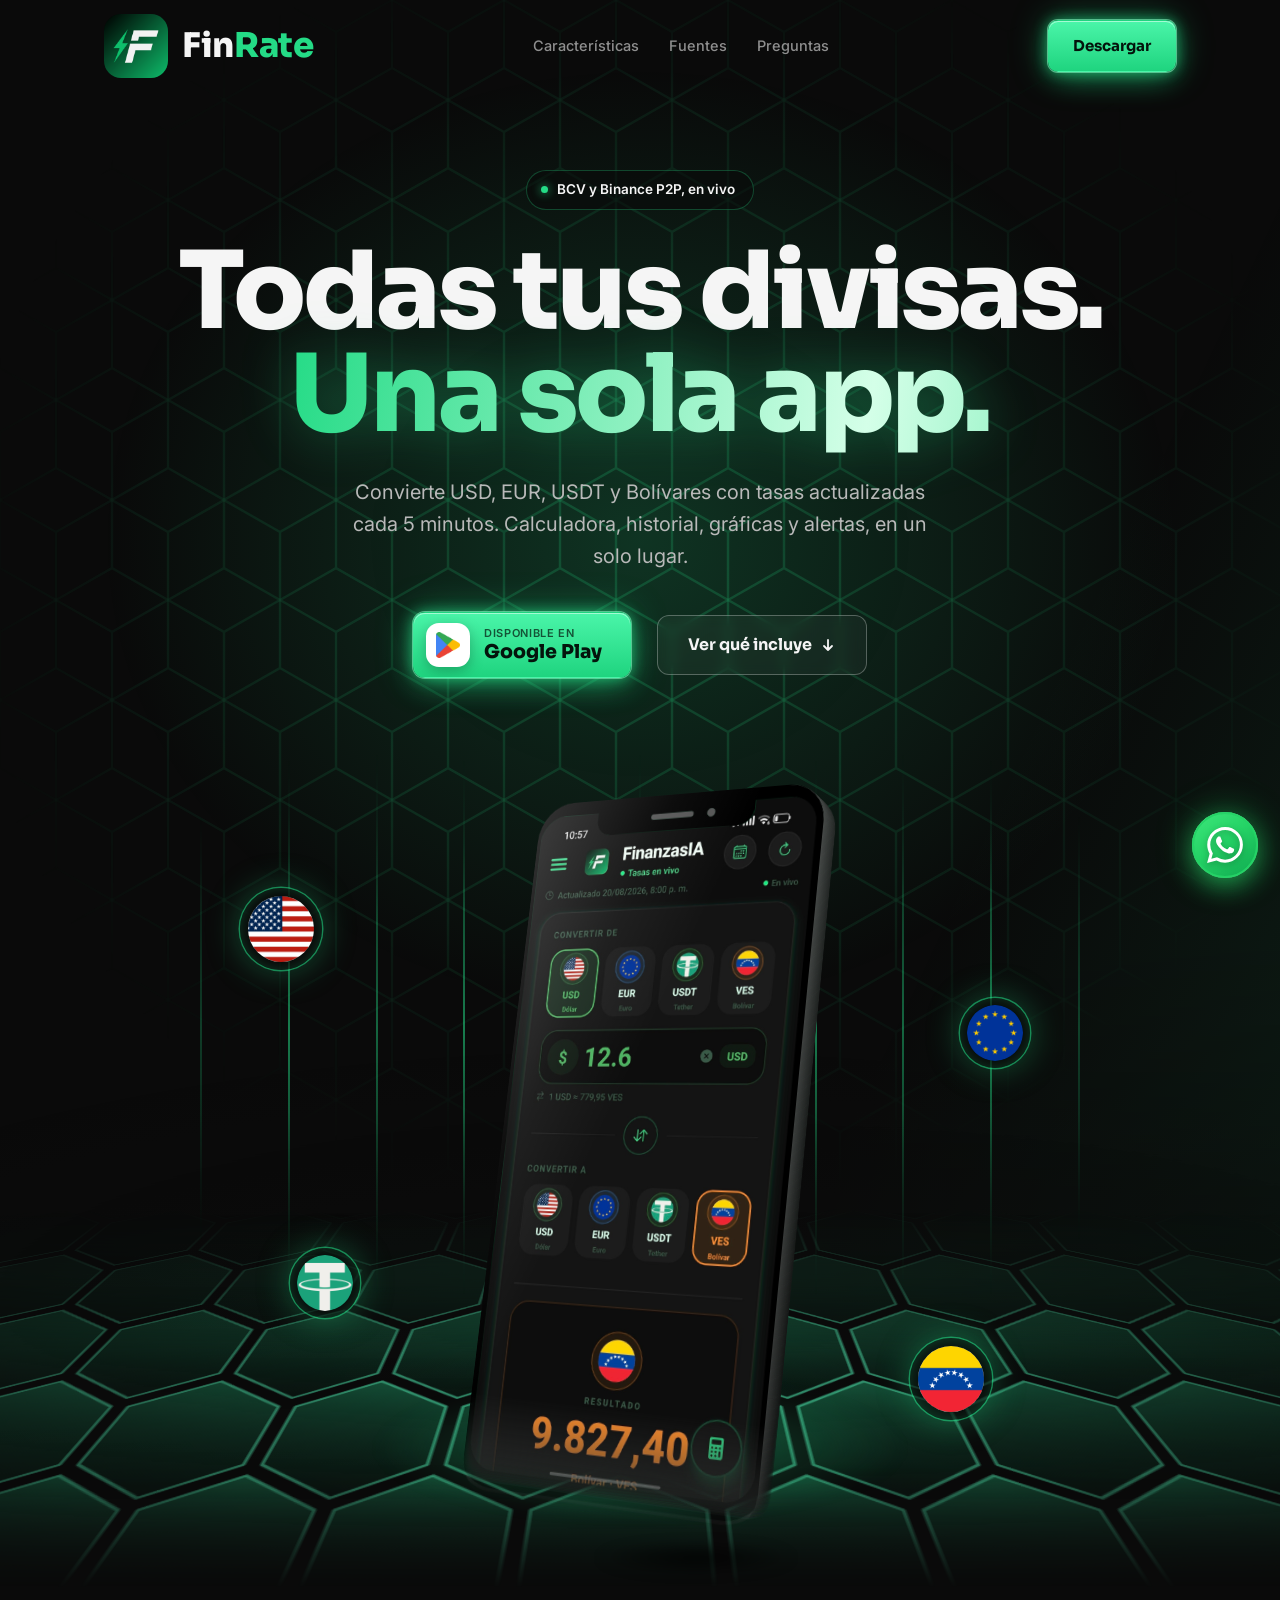
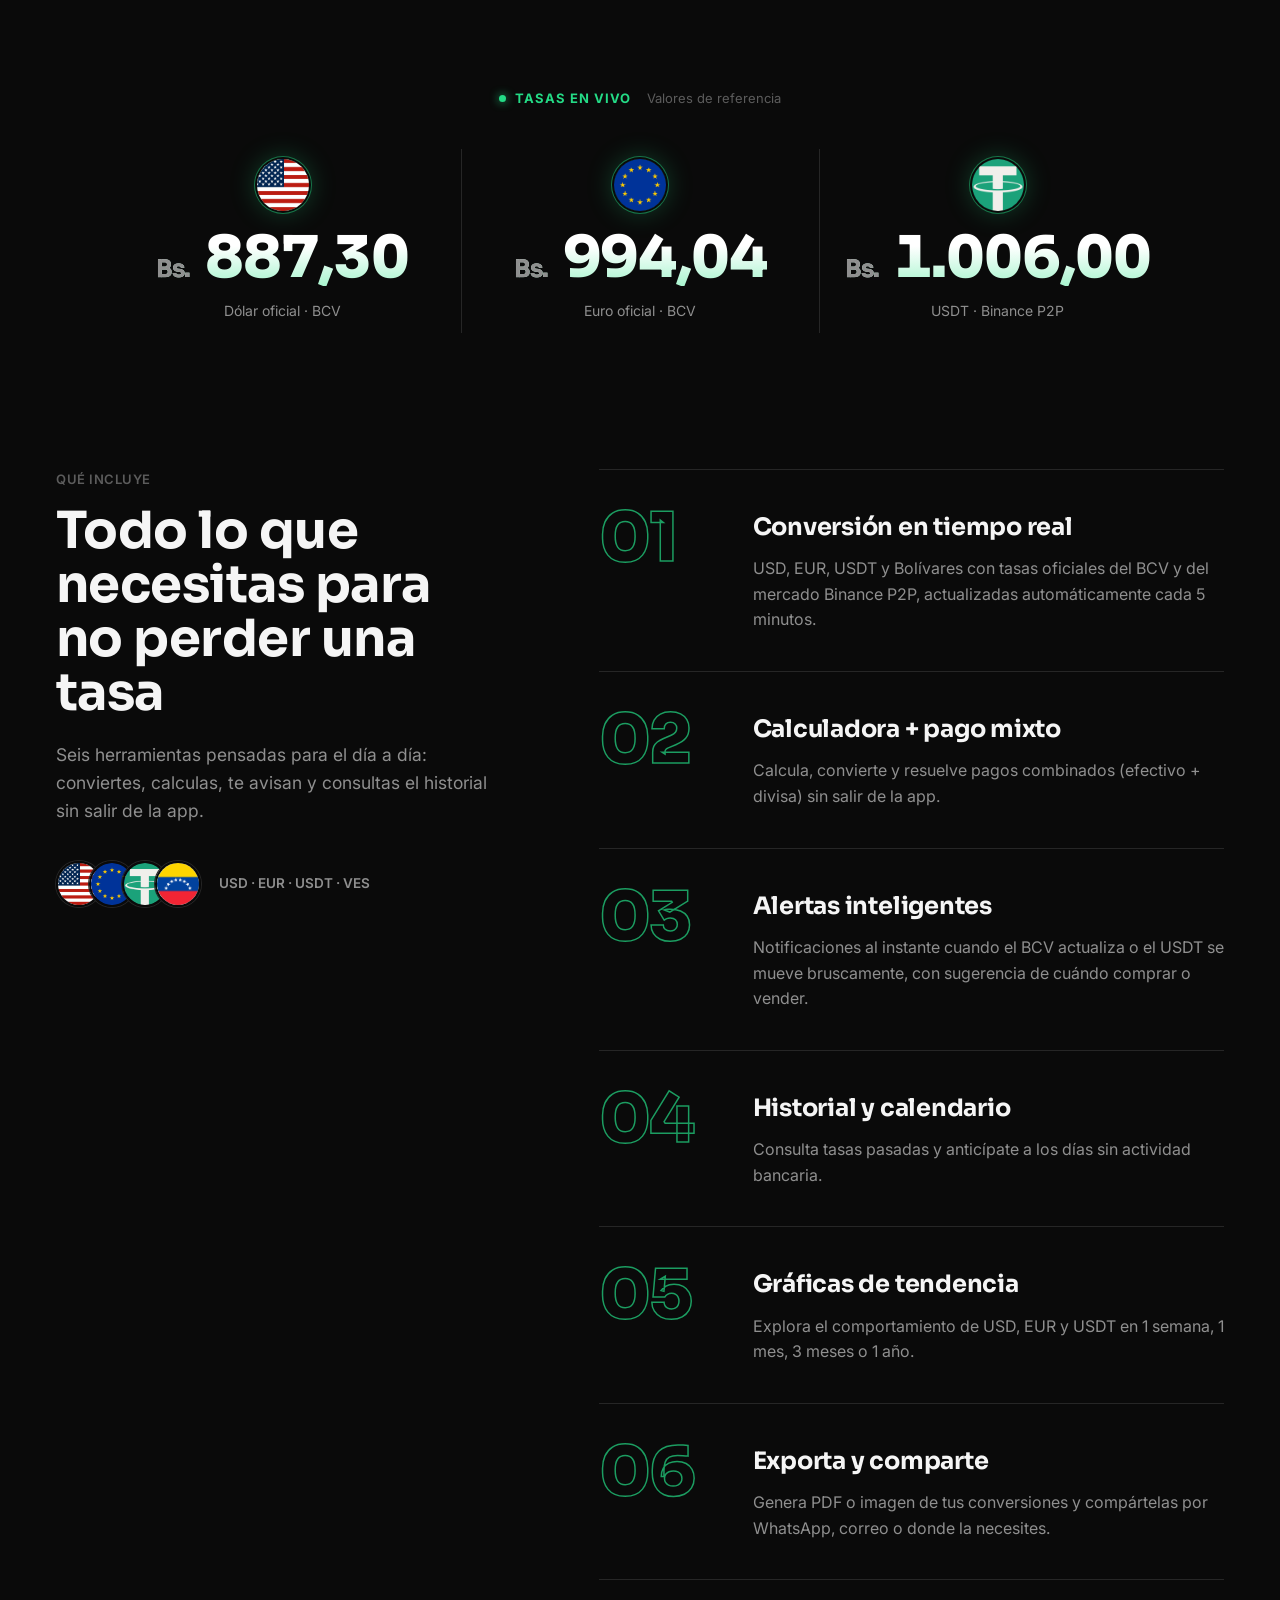
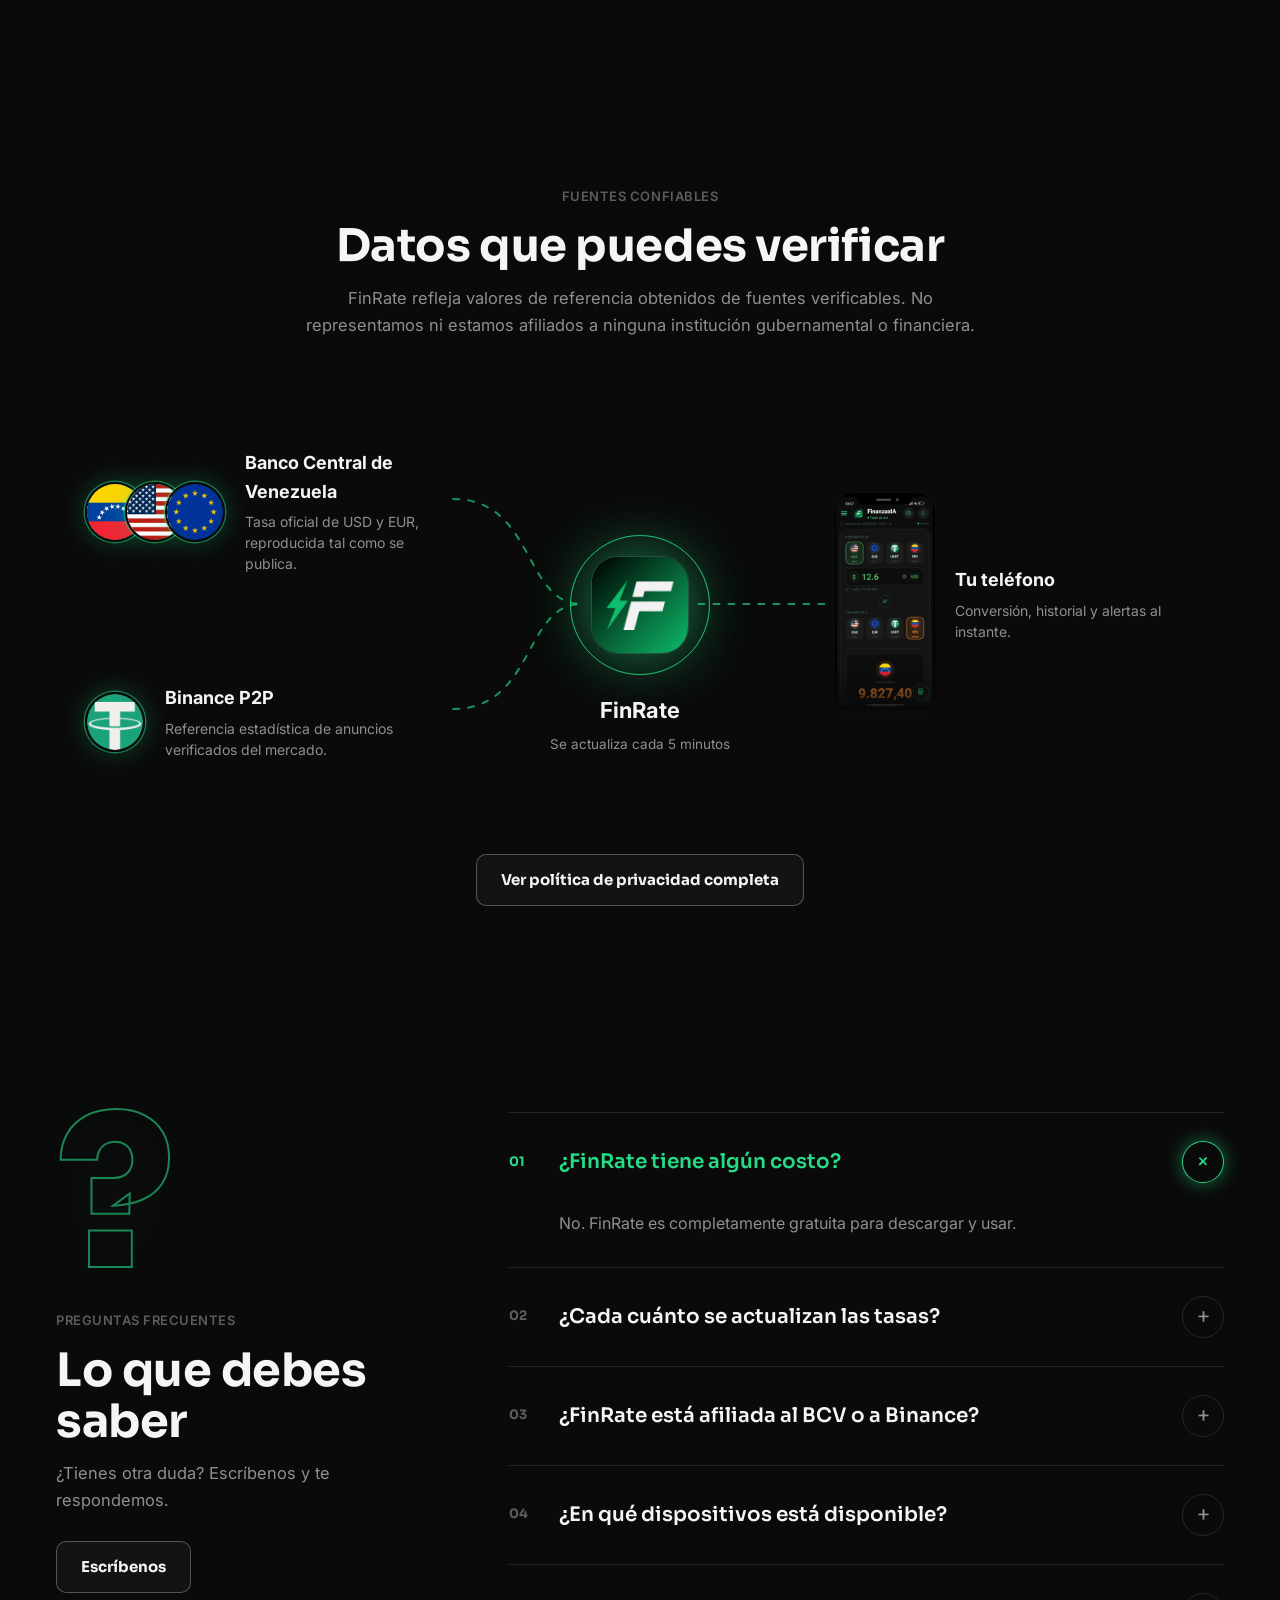
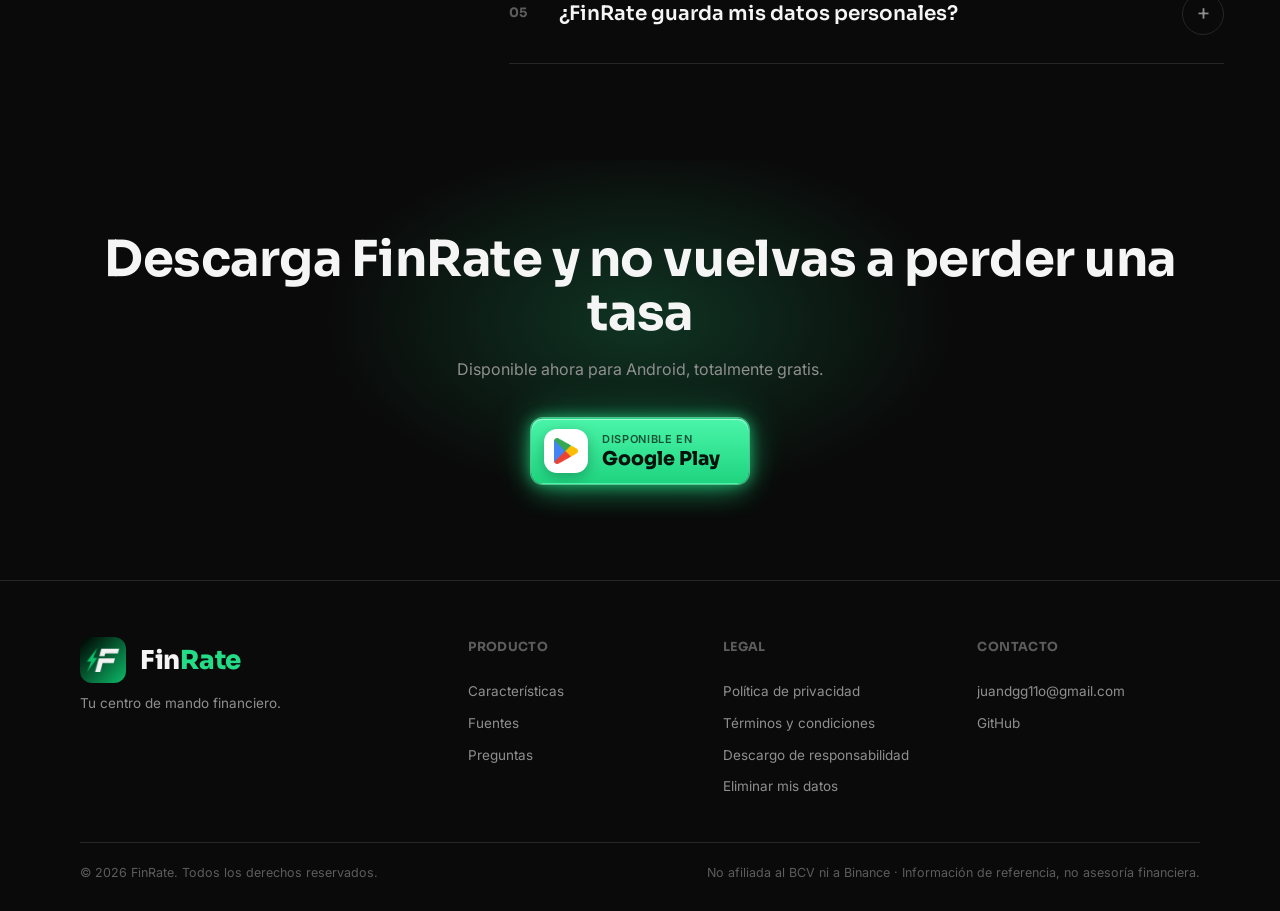
<file: index.html>
<!DOCTYPE html>
<html lang="es">
<head>
  <meta charset="UTF-8" />
  <meta name="viewport" content="width=device-width, initial-scale=1.0" />
  <title>FinRate, tasas BCV y Binance P2P en tiempo real</title>
  <meta name="description" content="FinRate es la app para convertir USD, EUR, USDT y Bolívares con tasas del BCV y Binance P2P en tiempo real. Calculadora integrada, alertas inteligentes, historial y gráficas." />
  <meta name="theme-color" content="#0a0a0a" />

  <!-- Open Graph / vista previa al compartir -->
  <meta property="og:site_name" content="FinRate" />
  <meta property="og:locale" content="es_VE" />
  <meta property="og:type" content="website" />
  <meta property="og:url" content="https://finrateve.netlify.app/" />
  <meta property="og:title" content="FinRate: todas tus divisas en una sola app" />
  <meta property="og:description" content="Tasas del BCV y Binance P2P en tiempo real, calculadora, alertas, historial y gráficas. Gratis para Android." />
  <meta property="og:image" content="https://finrateve.netlify.app/assets/og-image.jpg" />
  <meta property="og:image:type" content="image/jpeg" />
  <meta property="og:image:width" content="1200" />
  <meta property="og:image:height" content="630" />
  <meta property="og:image:alt" content="FinRate: conversor de USD, EUR, USDT y bolívares con tasas del BCV y Binance P2P" />

  <meta name="twitter:card" content="summary_large_image" />
  <meta name="twitter:title" content="FinRate: todas tus divisas en una sola app" />
  <meta name="twitter:description" content="Tasas del BCV y Binance P2P en tiempo real, calculadora, alertas, historial y gráficas. Gratis para Android." />
  <meta name="twitter:image" content="https://finrateve.netlify.app/assets/og-image.jpg" />
  <meta name="twitter:image:alt" content="FinRate: conversor de USD, EUR, USDT y bolívares con tasas del BCV y Binance P2P" />

  <link rel="icon" type="image/png" href="assets/icon.png" />
  <link rel="apple-touch-icon" href="assets/icon.png" />

  <link rel="preconnect" href="https://fonts.googleapis.com" />
  <link rel="preconnect" href="https://fonts.gstatic.com" crossorigin />
  <link href="https://fonts.googleapis.com/css2?family=Sora:wght@500;600;700;800&family=Inter:wght@400;500;600;700&display=swap" rel="stylesheet" />

  <link rel="stylesheet" href="css/styles.css" />
</head>
<body>

  <div class="bg-hex" aria-hidden="true"></div>

  <header class="nav" id="siteNav">
    <div class="nav-inner">
      <a href="#top" class="brand">
        <img src="assets/icon.png" alt="" class="brand-icon" />
        <span class="brand-word">Fin<span class="accent">Rate</span></span>
      </a>

      <nav class="nav-links">
        <a href="#caracteristicas" data-nav>Características</a>
        <a href="#fuentes" data-nav>Fuentes</a>
        <a href="#faq" data-nav>Preguntas</a>
      </nav>

      <div class="nav-actions">
        <a href="#descargar" class="btn btn-solid" data-store-url="">Descargar</a>
        <button class="nav-toggle" id="navToggle" aria-label="Abrir menú" aria-expanded="false">
          <span></span><span></span><span></span>
        </button>
      </div>
    </div>
  </header>

  <div class="mobile-menu" id="mobileMenu">
    <a href="#caracteristicas" data-nav>Características</a>
    <a href="#fuentes" data-nav>Fuentes</a>
    <a href="#faq" data-nav>Preguntas</a>
    <a href="#descargar" class="btn btn-solid" data-nav>Descargar app</a>
  </div>

  <main id="top">

    <!-- ===== HERO ===== -->
    <section class="hero">
      <div class="hero-glow" aria-hidden="true"></div>

      <div class="hero-eyebrow"><span class="hero-dot"></span> BCV y Binance P2P, en vivo</div>
      <h1 class="hero-title">Todas tus divisas.<br /><span class="grad">Una sola app.</span></h1>
      <p class="hero-sub">
        Convierte USD, EUR, USDT y Bolívares con tasas actualizadas cada 5 minutos.
        Calculadora, historial, gráficas y alertas, en un solo lugar.
      </p>
      <div class="hero-actions">
        <a href="#" class="btn btn-solid btn-lg btn-store js-store-link" aria-label="Descargar en Google Play" data-store-url="" target="_blank" rel="noopener"><img class="store-logo" src="assets/google-play.webp" alt="" /><span class="store-label"><small>Disponible en</small>Google Play</span></a>
        <a href="#caracteristicas" class="btn btn-line btn-lg">Ver qué incluye <svg width="16" height="16" viewBox="0 0 16 16" fill="none" aria-hidden="true"><path d="M8 3v10M4 9l4 4 4-4" stroke="currentColor" stroke-width="1.8" stroke-linecap="round" stroke-linejoin="round"/></svg></a>
      </div>

      <div class="stage" data-reveal>
        <div class="stage-rays" aria-hidden="true">
          <span></span><span></span><span></span><span></span><span></span><span></span><span></span><span></span><span></span><span></span><span></span>
        </div>
        <div class="stage-floor-wrap" aria-hidden="true"><div class="stage-plane"></div></div>
        <div class="stage-floor" aria-hidden="true"></div>

        <div class="coin coin-usd" aria-hidden="true"><img src="assets/flags/USA.png" alt="" /></div>
        <div class="coin coin-eur" aria-hidden="true"><img src="assets/flags/EU.png" alt="" /></div>
        <div class="coin coin-usdt" aria-hidden="true"><img src="assets/flags/TT.png" alt="" /></div>
        <div class="coin coin-ves" aria-hidden="true"><img src="assets/flags/VE.jpg" alt="" /></div>

        <div class="phone3d" id="phone3d">
          <div class="phone3d-body">
            <div class="phone3d-back"></div>
            <div class="phone3d-front">
              <img src="assets/clean/conversion.png" alt="Pantalla principal de FinRate mostrando la conversión de USD a bolívares" loading="eager" />
              <span class="phone3d-gloss"></span>
            </div>
          </div>
          <div class="phone3d-shadow"></div>
        </div>
      </div>
    </section>

    <!-- ===== TASAS EN VIVO ===== -->
    <section class="live" id="tasas">
      <div class="live-head" data-reveal>
        <span class="live-badge"><span class="hero-dot"></span> Tasas en vivo</span>
        <span class="live-note" id="liveNote">Valores de referencia</span>
      </div>

      <div class="live-row" data-reveal>
        <div class="rate">
          <img class="rate-flag" src="assets/flags/USA.png" alt="" />
          <span class="rate-val"><i>Bs.</i> <b data-rate="usd" data-fallback="887.30">887,30</b></span>
          <span class="rate-label">Dólar oficial · BCV</span>
        </div>
        <div class="rate">
          <img class="rate-flag" src="assets/flags/EU.png" alt="" />
          <span class="rate-val"><i>Bs.</i> <b data-rate="eur" data-fallback="994.04">994,04</b></span>
          <span class="rate-label">Euro oficial · BCV</span>
        </div>
        <div class="rate">
          <img class="rate-flag" src="assets/flags/TT.png" alt="" />
          <span class="rate-val"><i>Bs.</i> <b data-rate="usdt" data-fallback="1006">1.006,00</b></span>
          <span class="rate-label">USDT · Binance P2P</span>
        </div>
      </div>
    </section>

    <!-- ===== QUÉ HACE ===== -->
    <section id="caracteristicas" class="wide feat">
      <div class="feat-grid">
        <div class="feat-intro" data-reveal>
          <span class="eyebrow">Qué incluye</span>
          <h2>Todo lo que necesitas para no perder una tasa</h2>
          <p>Seis herramientas pensadas para el día a día: conviertes, calculas, te avisan y consultas el historial sin salir de la app.</p>
          <div class="feat-flags">
            <img src="assets/flags/USA.png" alt="USD" /><img src="assets/flags/EU.png" alt="EUR" /><img src="assets/flags/TT.png" alt="USDT" /><img src="assets/flags/VE.jpg" alt="VES" />
            <span>USD · EUR · USDT · VES</span>
          </div>
        </div>

        <div class="flist">
        <div class="frow" data-reveal data-reveal-delay="0">
          <span class="frow-num">01</span>
          <div>
            <h3>Conversión en tiempo real</h3>
            <p>USD, EUR, USDT y Bolívares con tasas oficiales del BCV y del mercado Binance P2P, actualizadas automáticamente cada 5 minutos.</p>
          </div>
        </div>
        <div class="frow" data-reveal data-reveal-delay="70">
          <span class="frow-num">02</span>
          <div>
            <h3>Calculadora + pago mixto</h3>
            <p>Calcula, convierte y resuelve pagos combinados (efectivo + divisa) sin salir de la app.</p>
          </div>
        </div>
        <div class="frow" data-reveal data-reveal-delay="140">
          <span class="frow-num">03</span>
          <div>
            <h3>Alertas inteligentes</h3>
            <p>Notificaciones al instante cuando el BCV actualiza o el USDT se mueve bruscamente, con sugerencia de cuándo comprar o vender.</p>
          </div>
        </div>
        <div class="frow" data-reveal data-reveal-delay="210">
          <span class="frow-num">04</span>
          <div>
            <h3>Historial y calendario</h3>
            <p>Consulta tasas pasadas y anticípate a los días sin actividad bancaria.</p>
          </div>
        </div>
        <div class="frow" data-reveal data-reveal-delay="280">
          <span class="frow-num">05</span>
          <div>
            <h3>Gráficas de tendencia</h3>
            <p>Explora el comportamiento de USD, EUR y USDT en 1 semana, 1 mes, 3 meses o 1 año.</p>
          </div>
        </div>
        <div class="frow" data-reveal data-reveal-delay="350">
          <span class="frow-num">06</span>
          <div>
            <h3>Exporta y comparte</h3>
            <p>Genera PDF o imagen de tus conversiones y compártelas por WhatsApp, correo o donde la necesites.</p>
          </div>
        </div>
        </div>
      </div>
    </section>

    <!-- ===== FUENTES ===== -->
    <section id="fuentes" class="wide src">
      <div class="head head-center" data-reveal>
        <span class="eyebrow">Fuentes confiables</span>
        <h2>Datos que puedes verificar</h2>
        <p>FinRate refleja valores de referencia obtenidos de fuentes verificables. No representamos ni estamos afiliados a ninguna institución gubernamental o financiera.</p>
      </div>

      <div class="pipe" data-reveal>
        <svg class="pipe-svg" viewBox="0 0 100 100" preserveAspectRatio="none" aria-hidden="true">
          <path d="M 34 25 C 41 25, 40 50, 45 50" />
          <path d="M 34 75 C 41 75, 40 50, 45 50" />
          <path d="M 55 50 L 66 50" />
        </svg>

        <div class="pipe-left">
          <div class="pnode">
            <span class="pnode-icons"><img src="assets/flags/VE.jpg" alt="Venezuela" /><img src="assets/flags/USA.png" alt="USD" /><img src="assets/flags/EU.png" alt="EUR" /></span>
            <div>
              <strong>Banco Central de Venezuela</strong>
              <span>Tasa oficial de USD y EUR, reproducida tal como se publica.</span>
            </div>
          </div>
          <div class="pnode">
            <span class="pnode-icons"><img src="assets/flags/TT.png" alt="USDT" /></span>
            <div>
              <strong>Binance P2P</strong>
              <span>Referencia estadística de anuncios verificados del mercado.</span>
            </div>
          </div>
        </div>

        <div class="pipe-core">
          <div class="core-orb"><i></i><i></i><img src="assets/icon.png" alt="FinRate" /></div>
          <strong>FinRate</strong>
          <span>Se actualiza cada 5 minutos</span>
        </div>

        <div class="pipe-right">
          <div class="pnode pnode-phone">
            <img src="assets/clean/conversion.png" alt="" />
            <div>
              <strong>Tu teléfono</strong>
              <span>Conversión, historial y alertas al instante.</span>
            </div>
          </div>
        </div>
      </div>

      <div class="src-action" data-reveal>
        <a href="privacy.html" class="btn btn-line">Ver política de privacidad completa</a>
      </div>
    </section>

    <!-- ===== FAQ ===== -->
    <section id="faq" class="wide faq">
      <div class="faq-grid">
        <div class="faq-side" data-reveal>
          <span class="faq-mark" aria-hidden="true">?</span>
          <span class="eyebrow">Preguntas frecuentes</span>
          <h2>Lo que debes saber</h2>
          <p>¿Tienes otra duda? Escríbenos y te respondemos.</p>
          <a href="mailto:juandgg11o@gmail.com?subject=Consulta%20sobre%20FinRate" class="btn btn-line">Escríbenos</a>
        </div>

        <div class="faq-list" data-reveal>
        <details class="faq-item" open>
          <summary>¿FinRate tiene algún costo?</summary>
          <p>No. FinRate es completamente gratuita para descargar y usar.</p>
        </details>
        <details class="faq-item">
          <summary>¿Cada cuánto se actualizan las tasas?</summary>
          <p>Las tasas de BCV y Binance P2P se actualizan cada 5 minutos dentro de la app.</p>
        </details>
        <details class="faq-item">
          <summary>¿FinRate está afiliada al BCV o a Binance?</summary>
          <p>No. FinRate es una aplicación informativa e independiente que refleja valores de referencia públicos, sin afiliación con ninguna institución gubernamental o financiera.</p>
        </details>
        <details class="faq-item">
          <summary>¿En qué dispositivos está disponible?</summary>
          <p>FinRate está disponible en Google Play para dispositivos Android.</p>
        </details>
        <details class="faq-item">
          <summary>¿FinRate guarda mis datos personales?</summary>
          <p>No. FinRate no pide cuenta ni datos personales. Si activas las notificaciones, solo se guarda un identificador técnico del dispositivo para poder enviártelas. Detalles completos en la <a href="privacy.html">política de privacidad</a>.</p>
        </details>
        </div>
      </div>
    </section>

    <!-- ===== CTA ===== -->
    <section class="cta" id="descargar">
      <h2>Descarga FinRate y no vuelvas a perder una tasa</h2>
      <p>Disponible ahora para Android, totalmente gratis.</p>
      <div class="cta-actions">
        <a href="#" class="btn btn-solid btn-lg btn-store js-store-link" aria-label="Descargar en Google Play" data-store-url="" target="_blank" rel="noopener"><img class="store-logo" src="assets/google-play.webp" alt="" /><span class="store-label"><small>Disponible en</small>Google Play</span></a>
      </div>
    </section>
  </main>

  <footer class="footer">
    <div class="footer-inner">
      <div class="footer-brand">
        <a href="#top" class="brand">
          <img src="assets/icon.png" alt="" class="brand-icon" />
          <span class="brand-word">Fin<span class="accent">Rate</span></span>
        </a>
        <p>Tu centro de mando financiero.</p>
      </div>

      <div class="footer-col">
        <h4>Producto</h4>
        <a href="#caracteristicas">Características</a>
        <a href="#fuentes">Fuentes</a>
        <a href="#faq">Preguntas</a>
      </div>

      <div class="footer-col">
        <h4>Legal</h4>
        <a href="privacy.html">Política de privacidad</a>
        <a href="terms.html">Términos y condiciones</a>
        <a href="terms.html#descargo">Descargo de responsabilidad</a>
        <a href="eliminar-datos.html">Eliminar mis datos</a>
      </div>

      <div class="footer-col">
        <h4>Contacto</h4>
        <a href="mailto:juandgg11o@gmail.com?subject=Consulta%20sobre%20FinRate">juandgg11o@gmail.com</a>
        <a href="https://github.com/juandgg1611/Venezuelan-Currency-Converter-Mobile-app" target="_blank" rel="noopener">GitHub</a>
      </div>
    </div>

    <div class="footer-bottom">
      <span>© <span id="year"></span> FinRate. Todos los derechos reservados.</span>
      <span>No afiliada al BCV ni a Binance · Información de referencia, no asesoría financiera.</span>
    </div>
  </footer>
  <a class="wa" href="https://wa.me/584246801808?text=Hola%2C%20tengo%20una%20duda%20sobre%20FinRate" target="_blank" rel="noopener" aria-label="Escríbenos por WhatsApp">
    <span class="wa-tip">¿Dudas? Escríbenos</span>
    <span class="wa-btn">
      <span class="wa-pulse"></span><span class="wa-pulse wa-pulse-2"></span>
      <svg viewBox="0 0 24 24" aria-hidden="true"><path fill="currentColor" d="M17.472 14.382c-.297-.149-1.758-.867-2.03-.967-.273-.099-.471-.148-.67.15-.197.297-.767.966-.94 1.164-.173.199-.347.223-.644.075-.297-.15-1.255-.463-2.39-1.475-.883-.788-1.48-1.761-1.653-2.059-.173-.297-.018-.458.13-.606.134-.133.298-.347.446-.52.149-.174.198-.298.298-.497.099-.198.05-.371-.025-.52-.075-.149-.669-1.612-.916-2.207-.242-.579-.487-.5-.669-.51-.173-.008-.371-.01-.57-.01-.198 0-.52.074-.792.372-.272.297-1.04 1.016-1.04 2.479 0 1.462 1.065 2.875 1.213 3.074.149.198 2.096 3.2 5.077 4.487.709.306 1.262.489 1.694.625.712.227 1.36.195 1.871.118.571-.085 1.758-.719 2.006-1.413.248-.694.248-1.289.173-1.413-.074-.124-.272-.198-.57-.347m-5.421 7.403h-.004a9.87 9.87 0 01-5.031-1.378l-.361-.214-3.741.982.998-3.648-.235-.374a9.86 9.86 0 01-1.51-5.26c.001-5.45 4.436-9.884 9.888-9.884 2.64 0 5.122 1.03 6.988 2.898a9.825 9.825 0 012.893 6.994c-.003 5.45-4.437 9.884-9.885 9.884m8.413-18.297A11.815 11.815 0 0012.05 0C5.495 0 .16 5.335.157 11.892c0 2.096.547 4.142 1.588 5.945L.057 24l6.305-1.654a11.882 11.882 0 005.683 1.448h.005c6.554 0 11.89-5.335 11.893-11.893a11.821 11.821 0 00-3.48-8.413Z"/></svg>
    </span>
  </a>

  <script src="js/main.js"></script>
</body>
</html>
</file>
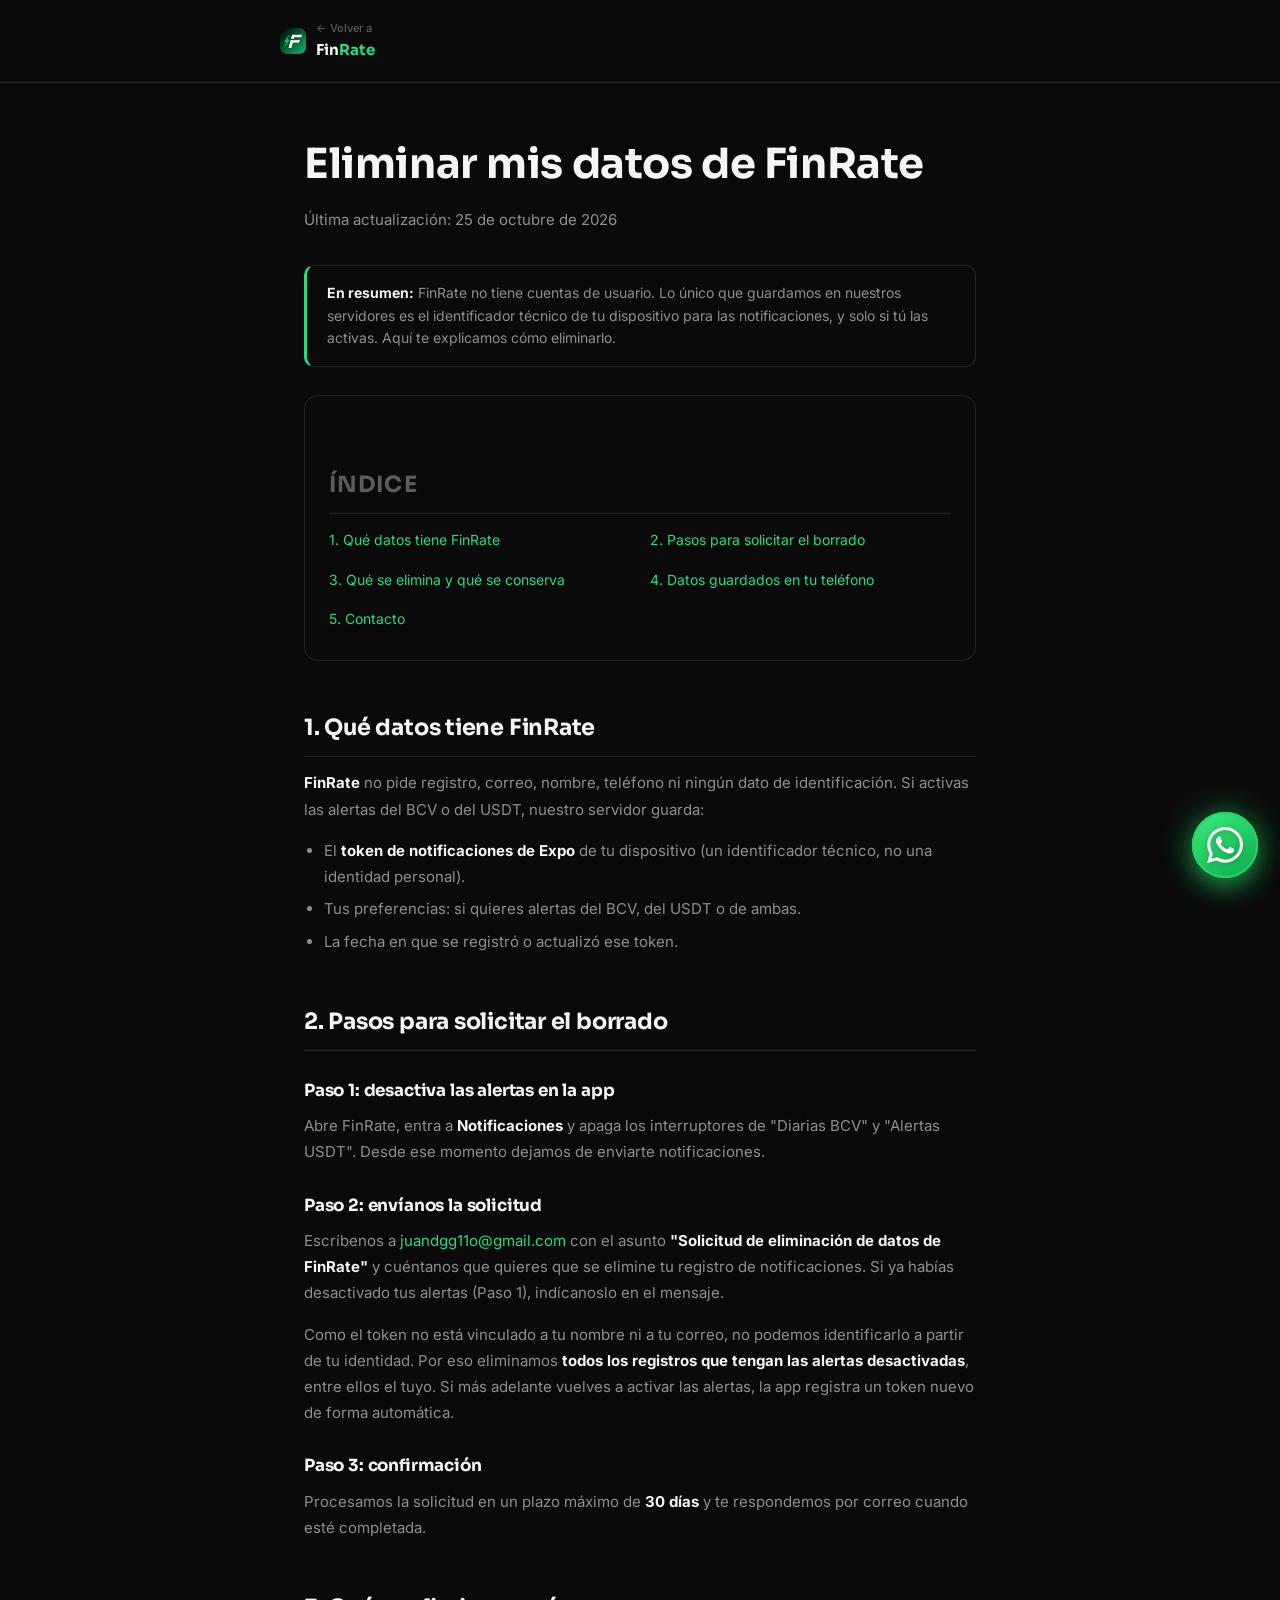
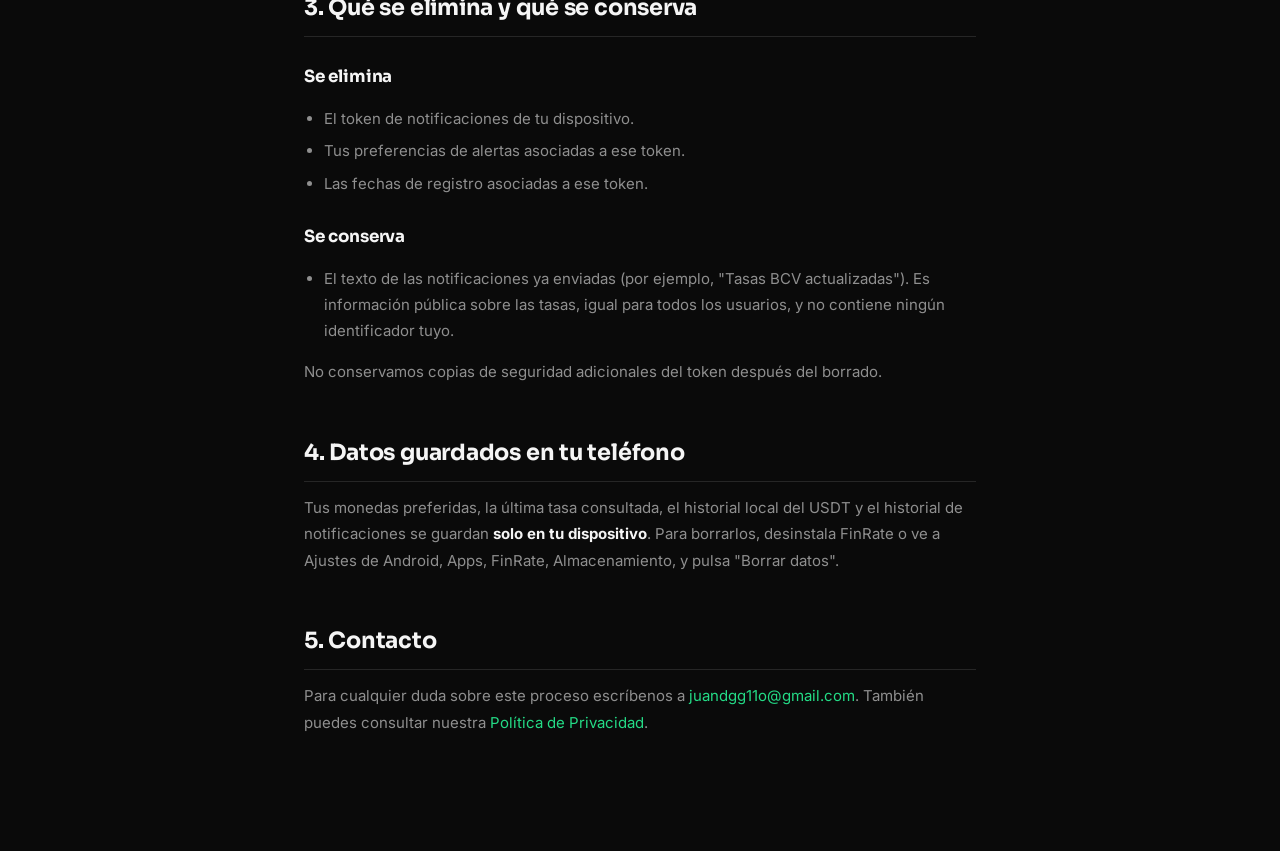
<file: eliminar-datos.html>
<!DOCTYPE html>
<html lang="es">
<head>
  <meta charset="UTF-8" />
  <meta name="viewport" content="width=device-width, initial-scale=1.0" />
  <title>Eliminar mis datos de FinRate</title>
  <meta name="description" content="Cómo solicitar la eliminación de tus datos en FinRate: pasos, qué se elimina y qué se conserva." />
  <meta name="theme-color" content="#0a0a0a" />
  <link rel="icon" type="image/png" href="assets/icon.png" />
  <link rel="apple-touch-icon" href="assets/icon.png" />

  <link rel="preconnect" href="https://fonts.googleapis.com" />
  <link rel="preconnect" href="https://fonts.gstatic.com" crossorigin />
  <link href="https://fonts.googleapis.com/css2?family=Sora:wght@500;600;700;800&family=Inter:wght@400;500;600;700&display=swap" rel="stylesheet" />
  <link rel="stylesheet" href="css/styles.css" />
</head>
<body>

  <div class="legal-topbar">
    <div class="legal-topbar-inner">
      <a href="index.html" class="legal-back">
        <img src="assets/icon.png" alt="" />
        <span>
          <small>← Volver a</small>
          Fin<span class="accent">Rate</span>
        </span>
      </a>
    </div>
  </div>

  <main class="legal-main">
    <div class="legal-hero">
      <h1>Eliminar mis datos de FinRate</h1>
      <p class="legal-updated">Última actualización: 25 de octubre de 2026</p>
    </div>

    <div class="legal-callout">
      <strong>En resumen:</strong> FinRate no tiene cuentas de usuario. Lo único que guardamos en nuestros servidores es el identificador técnico de tu dispositivo para las notificaciones, y solo si tú las activas. Aquí te explicamos cómo eliminarlo.
    </div>

    <div class="legal-index">
      <h2>Índice</h2>
      <ol>
        <li><a href="#datos">1. Qué datos tiene FinRate</a></li>
        <li><a href="#pasos">2. Pasos para solicitar el borrado</a></li>
        <li><a href="#borrado">3. Qué se elimina y qué se conserva</a></li>
        <li><a href="#local">4. Datos guardados en tu teléfono</a></li>
        <li><a href="#contacto">5. Contacto</a></li>
      </ol>
    </div>

    <h2 id="datos">1. Qué datos tiene FinRate</h2>
    <p><strong>FinRate</strong> no pide registro, correo, nombre, teléfono ni ningún dato de identificación. Si activas las alertas del BCV o del USDT, nuestro servidor guarda:</p>
    <ul>
      <li>El <strong>token de notificaciones de Expo</strong> de tu dispositivo (un identificador técnico, no una identidad personal).</li>
      <li>Tus preferencias: si quieres alertas del BCV, del USDT o de ambas.</li>
      <li>La fecha en que se registró o actualizó ese token.</li>
    </ul>

    <h2 id="pasos">2. Pasos para solicitar el borrado</h2>
    <h3>Paso 1: desactiva las alertas en la app</h3>
    <p>Abre FinRate, entra a <strong>Notificaciones</strong> y apaga los interruptores de "Diarias BCV" y "Alertas USDT". Desde ese momento dejamos de enviarte notificaciones.</p>
    <h3>Paso 2: envíanos la solicitud</h3>
    <p>Escríbenos a <a href="mailto:juandgg11o@gmail.com?subject=Solicitud%20de%20eliminaci%C3%B3n%20de%20datos%20de%20FinRate">juandgg11o@gmail.com</a> con el asunto <strong>"Solicitud de eliminación de datos de FinRate"</strong> y cuéntanos que quieres que se elimine tu registro de notificaciones. Si ya habías desactivado tus alertas (Paso 1), indícanoslo en el mensaje.</p>
    <p>Como el token no está vinculado a tu nombre ni a tu correo, no podemos identificarlo a partir de tu identidad. Por eso eliminamos <strong>todos los registros que tengan las alertas desactivadas</strong>, entre ellos el tuyo. Si más adelante vuelves a activar las alertas, la app registra un token nuevo de forma automática.</p>
    <h3>Paso 3: confirmación</h3>
    <p>Procesamos la solicitud en un plazo máximo de <strong>30 días</strong> y te respondemos por correo cuando esté completada.</p>

    <h2 id="borrado">3. Qué se elimina y qué se conserva</h2>
    <h3>Se elimina</h3>
    <ul>
      <li>El token de notificaciones de tu dispositivo.</li>
      <li>Tus preferencias de alertas asociadas a ese token.</li>
      <li>Las fechas de registro asociadas a ese token.</li>
    </ul>
    <h3>Se conserva</h3>
    <ul>
      <li>El texto de las notificaciones ya enviadas (por ejemplo, "Tasas BCV actualizadas"). Es información pública sobre las tasas, igual para todos los usuarios, y no contiene ningún identificador tuyo.</li>
    </ul>
    <p>No conservamos copias de seguridad adicionales del token después del borrado.</p>

    <h2 id="local">4. Datos guardados en tu teléfono</h2>
    <p>Tus monedas preferidas, la última tasa consultada, el historial local del USDT y el historial de notificaciones se guardan <strong>solo en tu dispositivo</strong>. Para borrarlos, desinstala FinRate o ve a Ajustes de Android, Apps, FinRate, Almacenamiento, y pulsa "Borrar datos".</p>

    <h2 id="contacto">5. Contacto</h2>
    <p>Para cualquier duda sobre este proceso escríbenos a <a href="mailto:juandgg11o@gmail.com?subject=Solicitud%20de%20eliminaci%C3%B3n%20de%20datos%20de%20FinRate">juandgg11o@gmail.com</a>. También puedes consultar nuestra <a href="privacy.html">Política de Privacidad</a>.</p>
  </main>
  <a class="wa" href="https://wa.me/584246801808?text=Hola%2C%20tengo%20una%20duda%20sobre%20FinRate" target="_blank" rel="noopener" aria-label="Escríbenos por WhatsApp">
    <span class="wa-tip">¿Dudas? Escríbenos</span>
    <span class="wa-btn">
      <span class="wa-pulse"></span><span class="wa-pulse wa-pulse-2"></span>
      <svg viewBox="0 0 24 24" aria-hidden="true"><path fill="currentColor" d="M17.472 14.382c-.297-.149-1.758-.867-2.03-.967-.273-.099-.471-.148-.67.15-.197.297-.767.966-.94 1.164-.173.199-.347.223-.644.075-.297-.15-1.255-.463-2.39-1.475-.883-.788-1.48-1.761-1.653-2.059-.173-.297-.018-.458.13-.606.134-.133.298-.347.446-.52.149-.174.198-.298.298-.497.099-.198.05-.371-.025-.52-.075-.149-.669-1.612-.916-2.207-.242-.579-.487-.5-.669-.51-.173-.008-.371-.01-.57-.01-.198 0-.52.074-.792.372-.272.297-1.04 1.016-1.04 2.479 0 1.462 1.065 2.875 1.213 3.074.149.198 2.096 3.2 5.077 4.487.709.306 1.262.489 1.694.625.712.227 1.36.195 1.871.118.571-.085 1.758-.719 2.006-1.413.248-.694.248-1.289.173-1.413-.074-.124-.272-.198-.57-.347m-5.421 7.403h-.004a9.87 9.87 0 01-5.031-1.378l-.361-.214-3.741.982.998-3.648-.235-.374a9.86 9.86 0 01-1.51-5.26c.001-5.45 4.436-9.884 9.888-9.884 2.64 0 5.122 1.03 6.988 2.898a9.825 9.825 0 012.893 6.994c-.003 5.45-4.437 9.884-9.885 9.884m8.413-18.297A11.815 11.815 0 0012.05 0C5.495 0 .16 5.335.157 11.892c0 2.096.547 4.142 1.588 5.945L.057 24l6.305-1.654a11.882 11.882 0 005.683 1.448h.005c6.554 0 11.89-5.335 11.893-11.893a11.821 11.821 0 00-3.48-8.413Z"/></svg>
    </span>
  </a>

  <script src="js/main.js"></script>
</body>
</html>
</file>
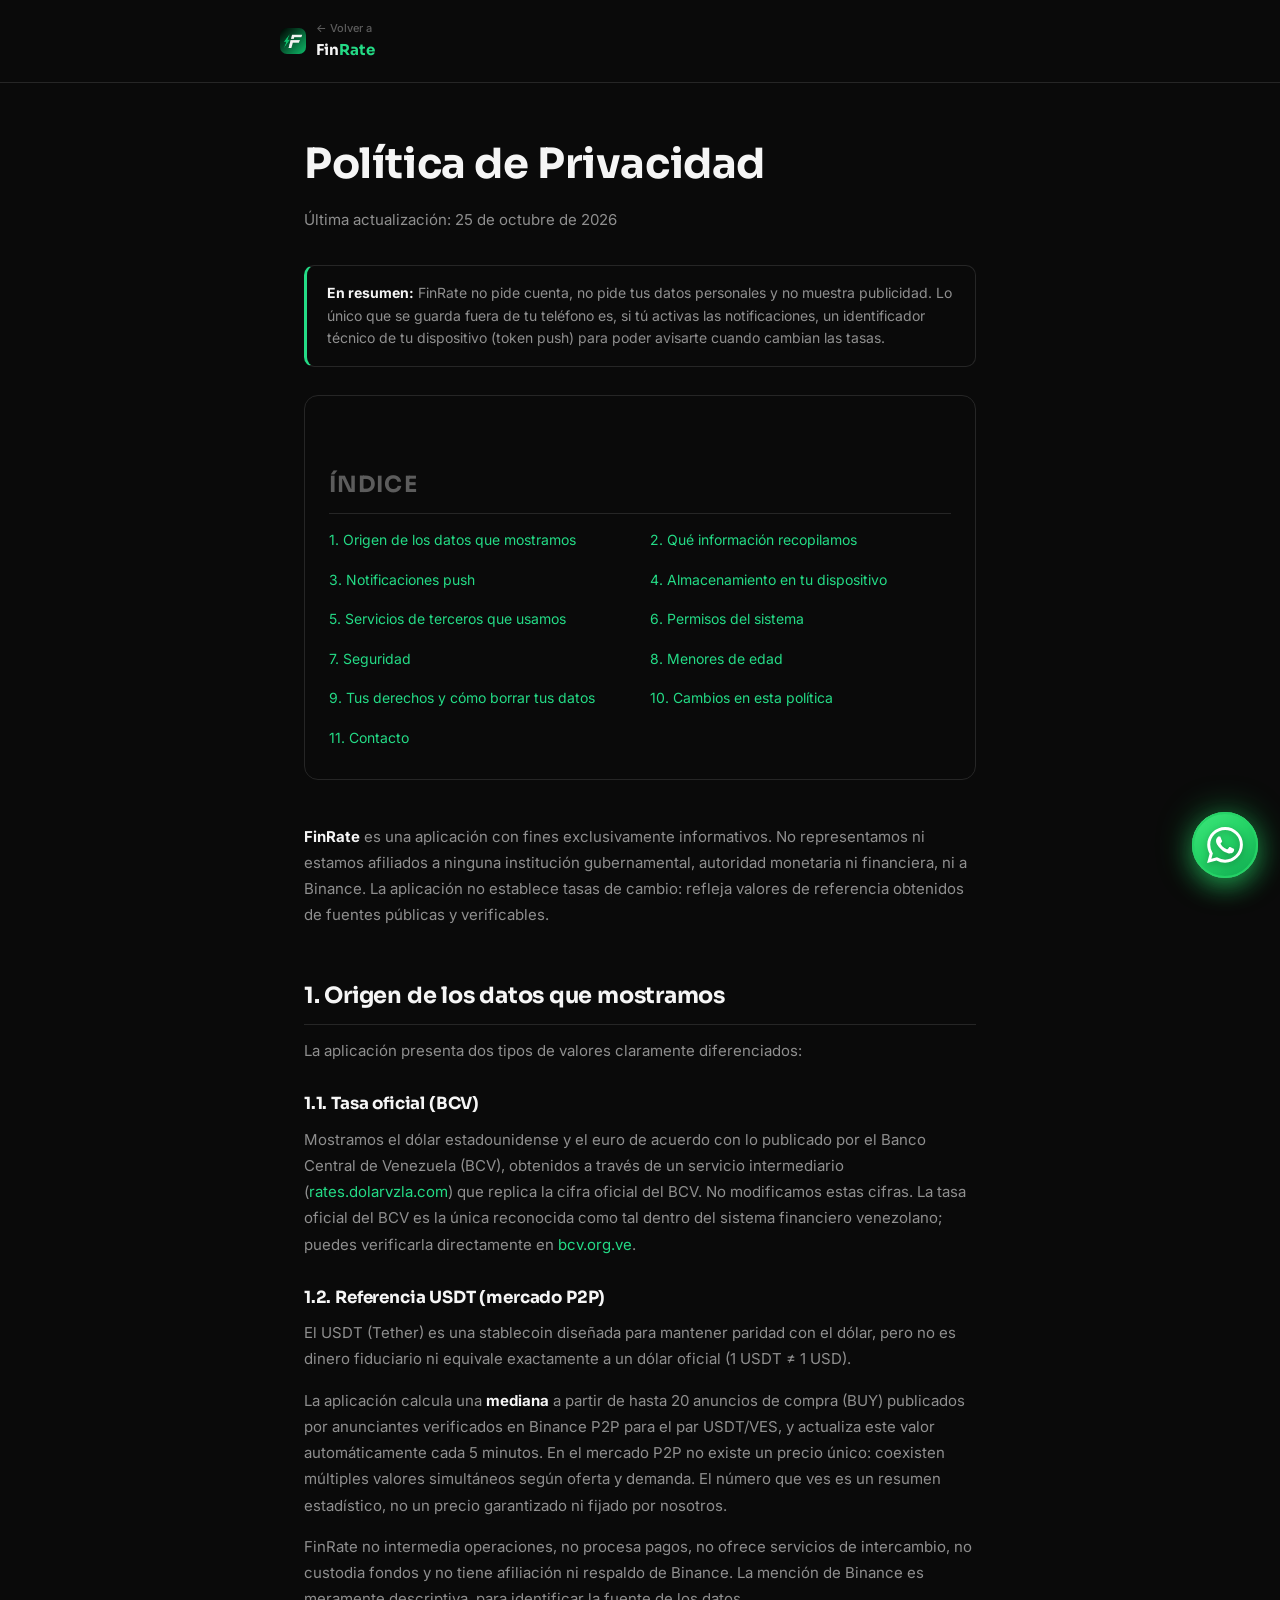
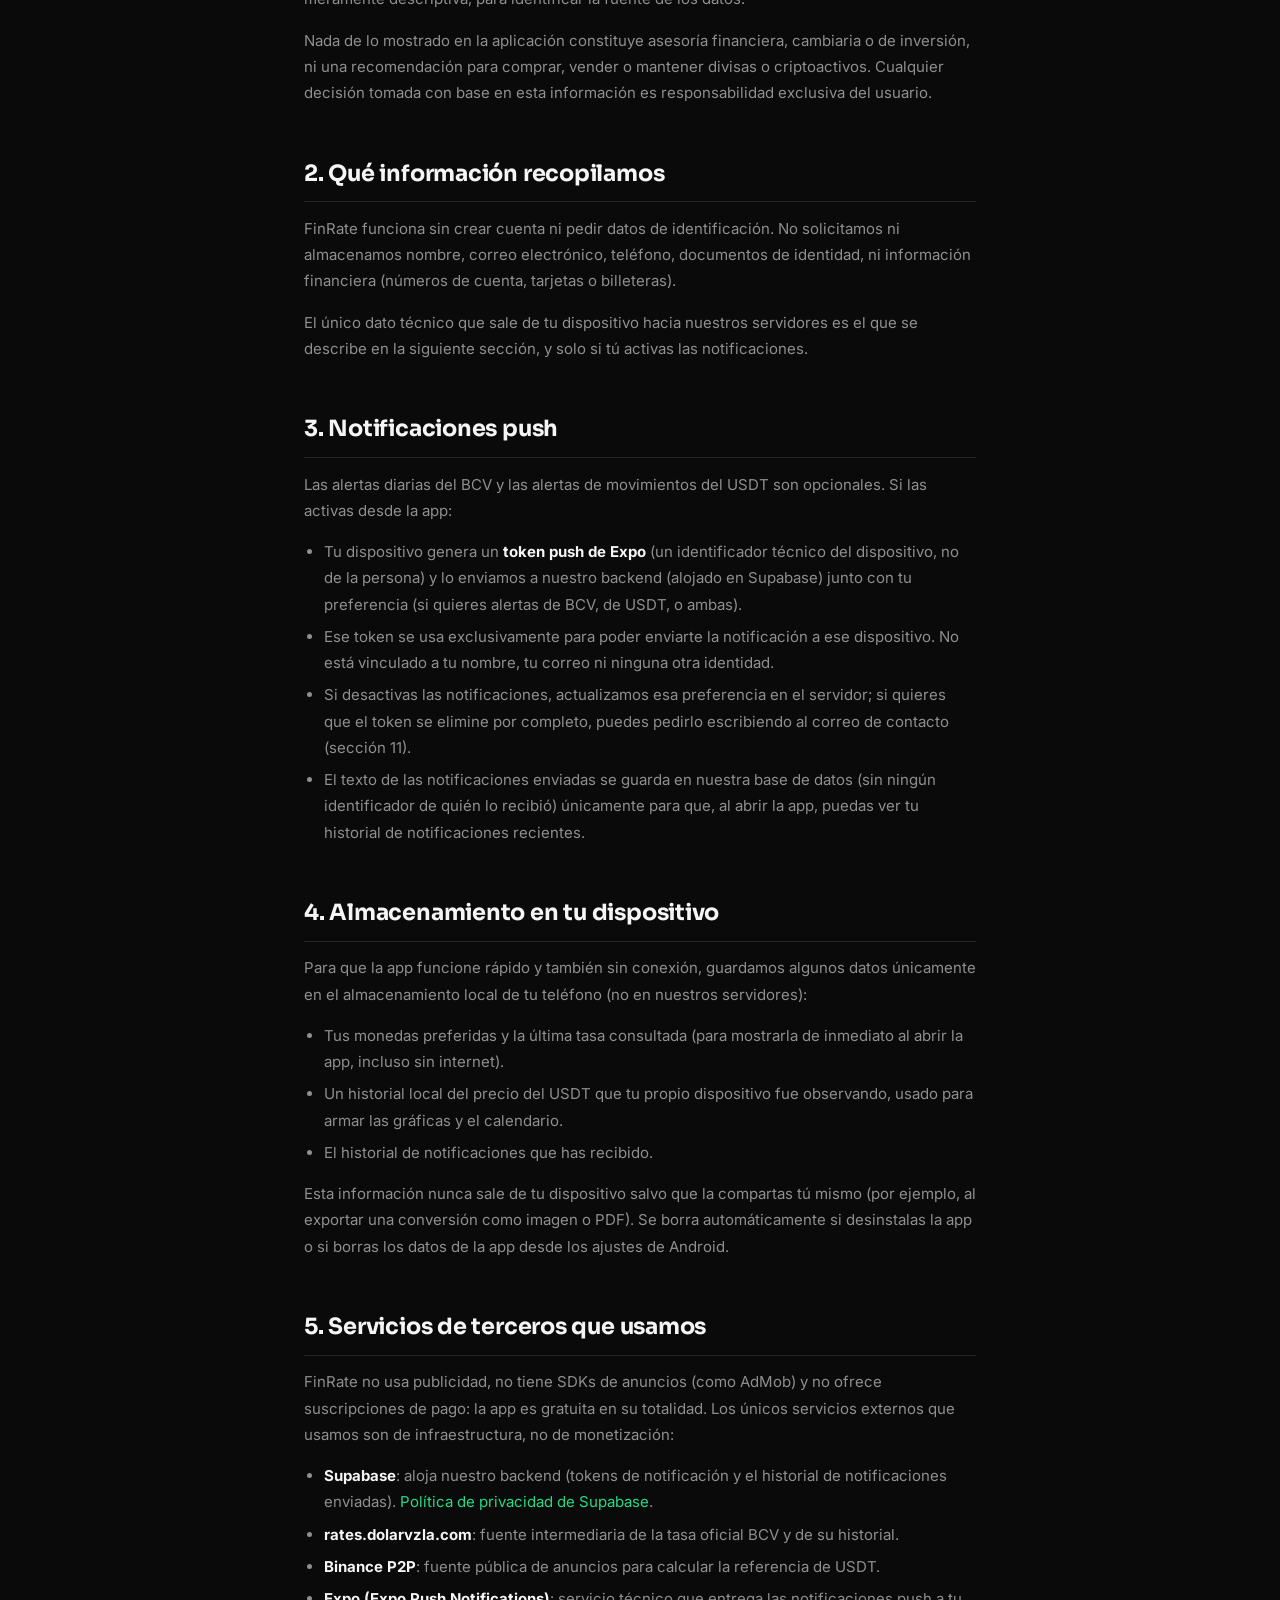
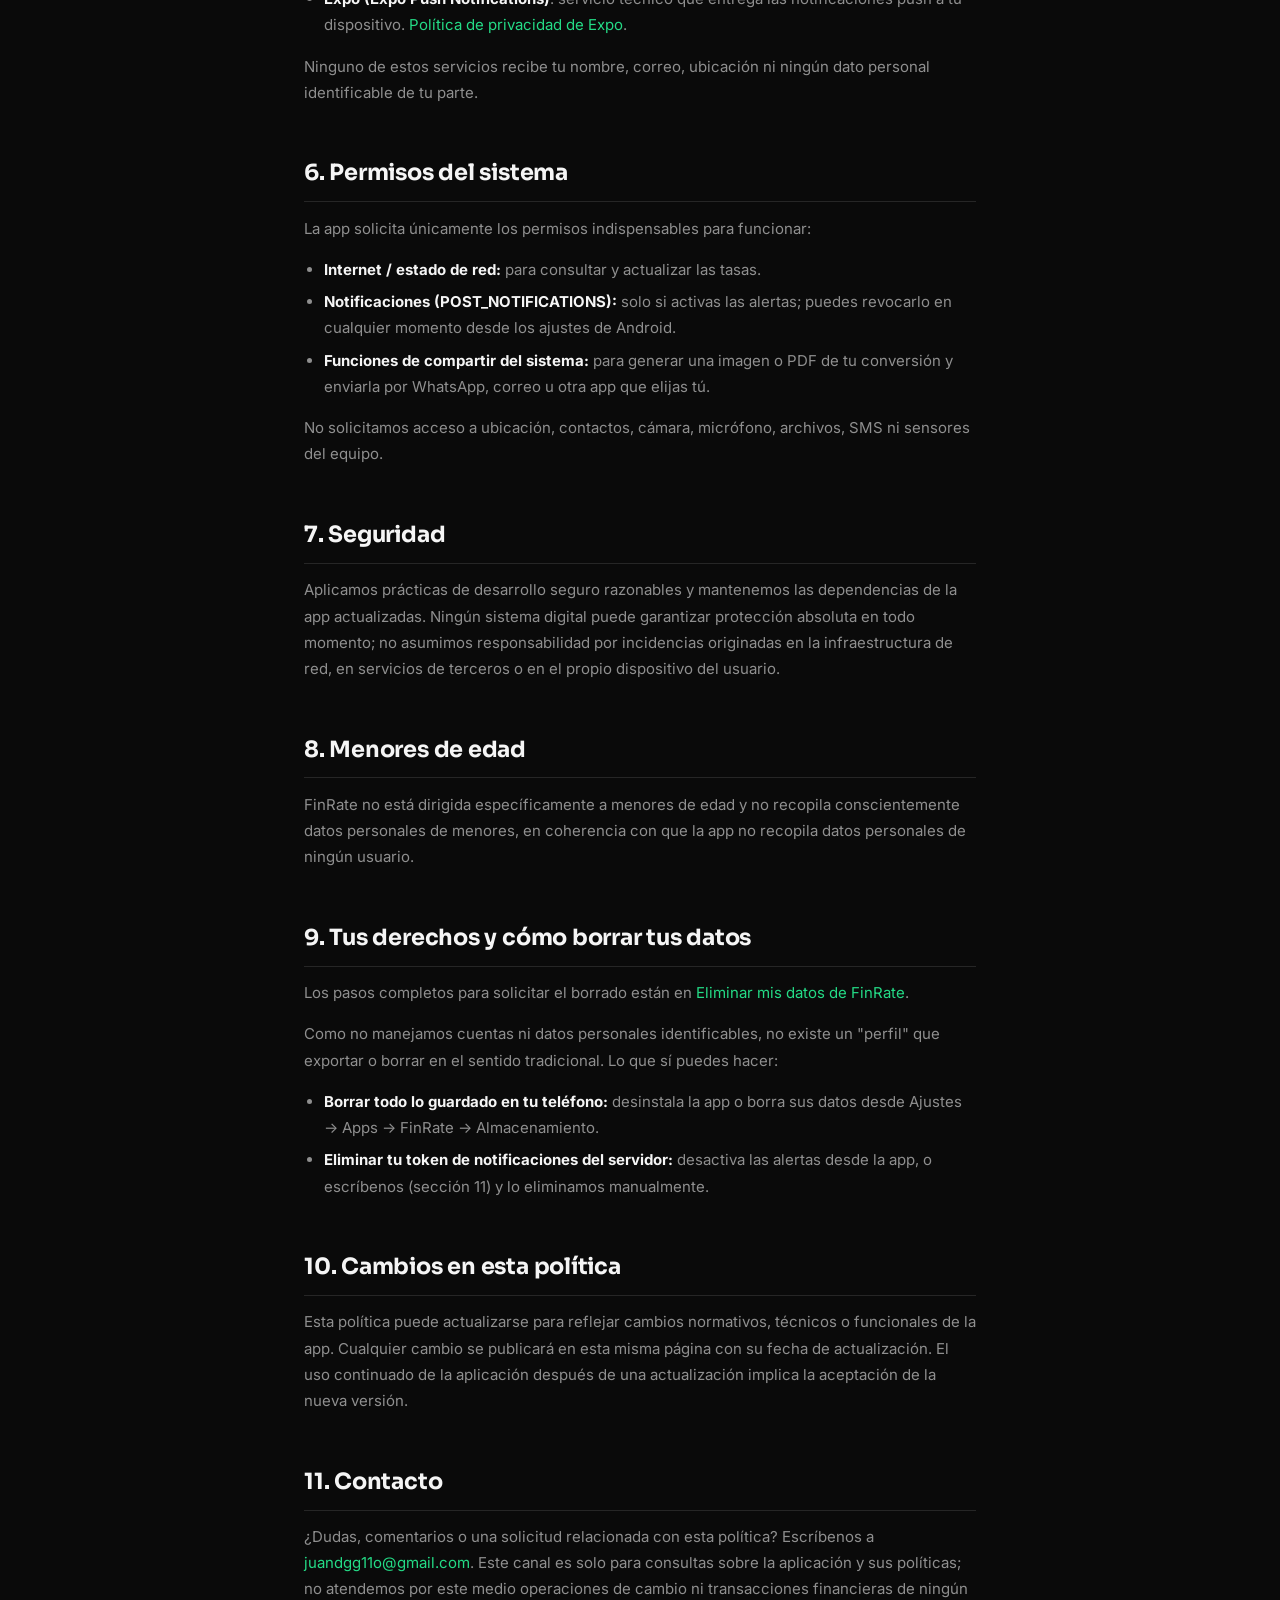
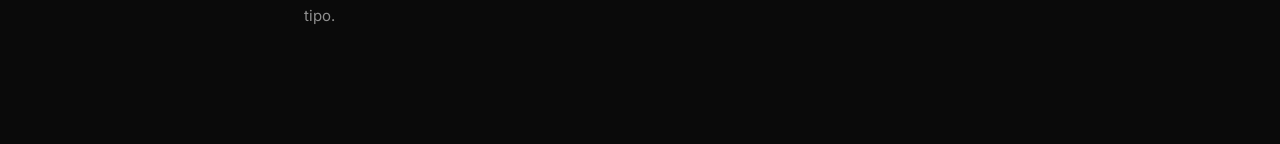
<file: privacy.html>
<!DOCTYPE html>
<html lang="es">
<head>
  <meta charset="UTF-8" />
  <meta name="viewport" content="width=device-width, initial-scale=1.0" />
  <title>Política de Privacidad de FinRate</title>
  <meta name="description" content="Política de privacidad de FinRate: qué datos se recopilan, cómo se usan las notificaciones push y de dónde vienen las tasas de cambio." />
  <meta name="theme-color" content="#0a0a0a" />
  <link rel="icon" type="image/png" href="assets/icon.png" />
  <link rel="apple-touch-icon" href="assets/icon.png" />

  <link rel="preconnect" href="https://fonts.googleapis.com" />
  <link rel="preconnect" href="https://fonts.gstatic.com" crossorigin />
  <link href="https://fonts.googleapis.com/css2?family=Sora:wght@500;600;700;800&family=Inter:wght@400;500;600;700&display=swap" rel="stylesheet" />
  <link rel="stylesheet" href="css/styles.css" />
</head>
<body>

  <div class="legal-topbar">
    <div class="legal-topbar-inner">
      <a href="index.html" class="legal-back">
        <img src="assets/icon.png" alt="" />
        <span>
          <small>← Volver a</small>
          Fin<span class="accent">Rate</span>
        </span>
      </a>
    </div>
  </div>

  <main class="legal-main">
    <div class="legal-hero">
      <h1>Política de Privacidad</h1>
      <p class="legal-updated">Última actualización: 25 de octubre de 2026</p>
    </div>

    <div class="legal-callout">
      <strong>En resumen:</strong> FinRate no pide cuenta, no pide tus datos personales y no muestra publicidad. Lo único que se guarda fuera de tu teléfono es, si tú activas las notificaciones, un identificador técnico de tu dispositivo (token push) para poder avisarte cuando cambian las tasas.
    </div>

    <div class="legal-index">
      <h2>Índice</h2>
      <ol>
        <li><a href="#origen">1. Origen de los datos que mostramos</a></li>
        <li><a href="#recopilamos">2. Qué información recopilamos</a></li>
        <li><a href="#notificaciones">3. Notificaciones push</a></li>
        <li><a href="#almacenamiento">4. Almacenamiento en tu dispositivo</a></li>
        <li><a href="#terceros">5. Servicios de terceros que usamos</a></li>
        <li><a href="#permisos">6. Permisos del sistema</a></li>
        <li><a href="#seguridad">7. Seguridad</a></li>
        <li><a href="#menores">8. Menores de edad</a></li>
        <li><a href="#derechos">9. Tus derechos y cómo borrar tus datos</a></li>
        <li><a href="#cambios">10. Cambios en esta política</a></li>
        <li><a href="#contacto">11. Contacto</a></li>
      </ol>
    </div>

    <p><strong>FinRate</strong> es una aplicación con fines exclusivamente informativos. No representamos ni estamos afiliados a ninguna institución gubernamental, autoridad monetaria ni financiera, ni a Binance. La aplicación no establece tasas de cambio: refleja valores de referencia obtenidos de fuentes públicas y verificables.</p>

    <h2 id="origen">1. Origen de los datos que mostramos</h2>
    <p>La aplicación presenta dos tipos de valores claramente diferenciados:</p>

    <h3>1.1. Tasa oficial (BCV)</h3>
    <p>Mostramos el dólar estadounidense y el euro de acuerdo con lo publicado por el Banco Central de Venezuela (BCV), obtenidos a través de un servicio intermediario (<a href="https://rates.dolarvzla.com" target="_blank" rel="noopener">rates.dolarvzla.com</a>) que replica la cifra oficial del BCV. No modificamos estas cifras. La tasa oficial del BCV es la única reconocida como tal dentro del sistema financiero venezolano; puedes verificarla directamente en <a href="https://www.bcv.org.ve" target="_blank" rel="noopener">bcv.org.ve</a>.</p>

    <h3>1.2. Referencia USDT (mercado P2P)</h3>
    <p>El USDT (Tether) es una stablecoin diseñada para mantener paridad con el dólar, pero no es dinero fiduciario ni equivale exactamente a un dólar oficial (1 USDT ≠ 1 USD).</p>
    <p>La aplicación calcula una <strong>mediana</strong> a partir de hasta 20 anuncios de compra (BUY) publicados por anunciantes verificados en Binance P2P para el par USDT/VES, y actualiza este valor automáticamente cada 5 minutos. En el mercado P2P no existe un precio único: coexisten múltiples valores simultáneos según oferta y demanda. El número que ves es un resumen estadístico, no un precio garantizado ni fijado por nosotros.</p>
    <p>FinRate no intermedia operaciones, no procesa pagos, no ofrece servicios de intercambio, no custodia fondos y no tiene afiliación ni respaldo de Binance. La mención de Binance es meramente descriptiva, para identificar la fuente de los datos.</p>
    <p>Nada de lo mostrado en la aplicación constituye asesoría financiera, cambiaria o de inversión, ni una recomendación para comprar, vender o mantener divisas o criptoactivos. Cualquier decisión tomada con base en esta información es responsabilidad exclusiva del usuario.</p>

    <h2 id="recopilamos">2. Qué información recopilamos</h2>
    <p>FinRate funciona sin crear cuenta ni pedir datos de identificación. No solicitamos ni almacenamos nombre, correo electrónico, teléfono, documentos de identidad, ni información financiera (números de cuenta, tarjetas o billeteras).</p>
    <p>El único dato técnico que sale de tu dispositivo hacia nuestros servidores es el que se describe en la siguiente sección, y solo si tú activas las notificaciones.</p>

    <h2 id="notificaciones">3. Notificaciones push</h2>
    <p>Las alertas diarias del BCV y las alertas de movimientos del USDT son opcionales. Si las activas desde la app:</p>
    <ul>
      <li>Tu dispositivo genera un <strong>token push de Expo</strong> (un identificador técnico del dispositivo, no de la persona) y lo enviamos a nuestro backend (alojado en Supabase) junto con tu preferencia (si quieres alertas de BCV, de USDT, o ambas).</li>
      <li>Ese token se usa exclusivamente para poder enviarte la notificación a ese dispositivo. No está vinculado a tu nombre, tu correo ni ninguna otra identidad.</li>
      <li>Si desactivas las notificaciones, actualizamos esa preferencia en el servidor; si quieres que el token se elimine por completo, puedes pedirlo escribiendo al correo de contacto (sección 11).</li>
      <li>El texto de las notificaciones enviadas se guarda en nuestra base de datos (sin ningún identificador de quién lo recibió) únicamente para que, al abrir la app, puedas ver tu historial de notificaciones recientes.</li>
    </ul>

    <h2 id="almacenamiento">4. Almacenamiento en tu dispositivo</h2>
    <p>Para que la app funcione rápido y también sin conexión, guardamos algunos datos únicamente en el almacenamiento local de tu teléfono (no en nuestros servidores):</p>
    <ul>
      <li>Tus monedas preferidas y la última tasa consultada (para mostrarla de inmediato al abrir la app, incluso sin internet).</li>
      <li>Un historial local del precio del USDT que tu propio dispositivo fue observando, usado para armar las gráficas y el calendario.</li>
      <li>El historial de notificaciones que has recibido.</li>
    </ul>
    <p>Esta información nunca sale de tu dispositivo salvo que la compartas tú mismo (por ejemplo, al exportar una conversión como imagen o PDF). Se borra automáticamente si desinstalas la app o si borras los datos de la app desde los ajustes de Android.</p>

    <h2 id="terceros">5. Servicios de terceros que usamos</h2>
    <p>FinRate no usa publicidad, no tiene SDKs de anuncios (como AdMob) y no ofrece suscripciones de pago: la app es gratuita en su totalidad. Los únicos servicios externos que usamos son de infraestructura, no de monetización:</p>
    <ul>
      <li><strong>Supabase</strong>: aloja nuestro backend (tokens de notificación y el historial de notificaciones enviadas). <a href="https://supabase.com/privacy" target="_blank" rel="noopener">Política de privacidad de Supabase</a>.</li>
      <li><strong>rates.dolarvzla.com</strong>: fuente intermediaria de la tasa oficial BCV y de su historial.</li>
      <li><strong>Binance P2P</strong>: fuente pública de anuncios para calcular la referencia de USDT.</li>
      <li><strong>Expo (Expo Push Notifications)</strong>: servicio técnico que entrega las notificaciones push a tu dispositivo. <a href="https://expo.dev/privacy" target="_blank" rel="noopener">Política de privacidad de Expo</a>.</li>
    </ul>
    <p>Ninguno de estos servicios recibe tu nombre, correo, ubicación ni ningún dato personal identificable de tu parte.</p>

    <h2 id="permisos">6. Permisos del sistema</h2>
    <p>La app solicita únicamente los permisos indispensables para funcionar:</p>
    <ul>
      <li><strong>Internet / estado de red:</strong> para consultar y actualizar las tasas.</li>
      <li><strong>Notificaciones (POST_NOTIFICATIONS):</strong> solo si activas las alertas; puedes revocarlo en cualquier momento desde los ajustes de Android.</li>
      <li><strong>Funciones de compartir del sistema:</strong> para generar una imagen o PDF de tu conversión y enviarla por WhatsApp, correo u otra app que elijas tú.</li>
    </ul>
    <p>No solicitamos acceso a ubicación, contactos, cámara, micrófono, archivos, SMS ni sensores del equipo.</p>

    <h2 id="seguridad">7. Seguridad</h2>
    <p>Aplicamos prácticas de desarrollo seguro razonables y mantenemos las dependencias de la app actualizadas. Ningún sistema digital puede garantizar protección absoluta en todo momento; no asumimos responsabilidad por incidencias originadas en la infraestructura de red, en servicios de terceros o en el propio dispositivo del usuario.</p>

    <h2 id="menores">8. Menores de edad</h2>
    <p>FinRate no está dirigida específicamente a menores de edad y no recopila conscientemente datos personales de menores, en coherencia con que la app no recopila datos personales de ningún usuario.</p>

    <h2 id="derechos">9. Tus derechos y cómo borrar tus datos</h2>
    <p>Los pasos completos para solicitar el borrado están en <a href="eliminar-datos.html">Eliminar mis datos de FinRate</a>.</p>
    <p>Como no manejamos cuentas ni datos personales identificables, no existe un "perfil" que exportar o borrar en el sentido tradicional. Lo que sí puedes hacer:</p>
    <ul>
      <li><strong>Borrar todo lo guardado en tu teléfono:</strong> desinstala la app o borra sus datos desde Ajustes → Apps → FinRate → Almacenamiento.</li>
      <li><strong>Eliminar tu token de notificaciones del servidor:</strong> desactiva las alertas desde la app, o escríbenos (sección 11) y lo eliminamos manualmente.</li>
    </ul>

    <h2 id="cambios">10. Cambios en esta política</h2>
    <p>Esta política puede actualizarse para reflejar cambios normativos, técnicos o funcionales de la app. Cualquier cambio se publicará en esta misma página con su fecha de actualización. El uso continuado de la aplicación después de una actualización implica la aceptación de la nueva versión.</p>

    <h2 id="contacto">11. Contacto</h2>
    <p>¿Dudas, comentarios o una solicitud relacionada con esta política? Escríbenos a <a href="mailto:juandgg11o@gmail.com?subject=Consulta%20sobre%20FinRate">juandgg11o@gmail.com</a>. Este canal es solo para consultas sobre la aplicación y sus políticas; no atendemos por este medio operaciones de cambio ni transacciones financieras de ningún tipo.</p>
  </main>
  <a class="wa" href="https://wa.me/584246801808?text=Hola%2C%20tengo%20una%20duda%20sobre%20FinRate" target="_blank" rel="noopener" aria-label="Escríbenos por WhatsApp">
    <span class="wa-tip">¿Dudas? Escríbenos</span>
    <span class="wa-btn">
      <span class="wa-pulse"></span><span class="wa-pulse wa-pulse-2"></span>
      <svg viewBox="0 0 24 24" aria-hidden="true"><path fill="currentColor" d="M17.472 14.382c-.297-.149-1.758-.867-2.03-.967-.273-.099-.471-.148-.67.15-.197.297-.767.966-.94 1.164-.173.199-.347.223-.644.075-.297-.15-1.255-.463-2.39-1.475-.883-.788-1.48-1.761-1.653-2.059-.173-.297-.018-.458.13-.606.134-.133.298-.347.446-.52.149-.174.198-.298.298-.497.099-.198.05-.371-.025-.52-.075-.149-.669-1.612-.916-2.207-.242-.579-.487-.5-.669-.51-.173-.008-.371-.01-.57-.01-.198 0-.52.074-.792.372-.272.297-1.04 1.016-1.04 2.479 0 1.462 1.065 2.875 1.213 3.074.149.198 2.096 3.2 5.077 4.487.709.306 1.262.489 1.694.625.712.227 1.36.195 1.871.118.571-.085 1.758-.719 2.006-1.413.248-.694.248-1.289.173-1.413-.074-.124-.272-.198-.57-.347m-5.421 7.403h-.004a9.87 9.87 0 01-5.031-1.378l-.361-.214-3.741.982.998-3.648-.235-.374a9.86 9.86 0 01-1.51-5.26c.001-5.45 4.436-9.884 9.888-9.884 2.64 0 5.122 1.03 6.988 2.898a9.825 9.825 0 012.893 6.994c-.003 5.45-4.437 9.884-9.885 9.884m8.413-18.297A11.815 11.815 0 0012.05 0C5.495 0 .16 5.335.157 11.892c0 2.096.547 4.142 1.588 5.945L.057 24l6.305-1.654a11.882 11.882 0 005.683 1.448h.005c6.554 0 11.89-5.335 11.893-11.893a11.821 11.821 0 00-3.48-8.413Z"/></svg>
    </span>
  </a>

  <script src="js/main.js"></script>
</body>
</html>
</file>
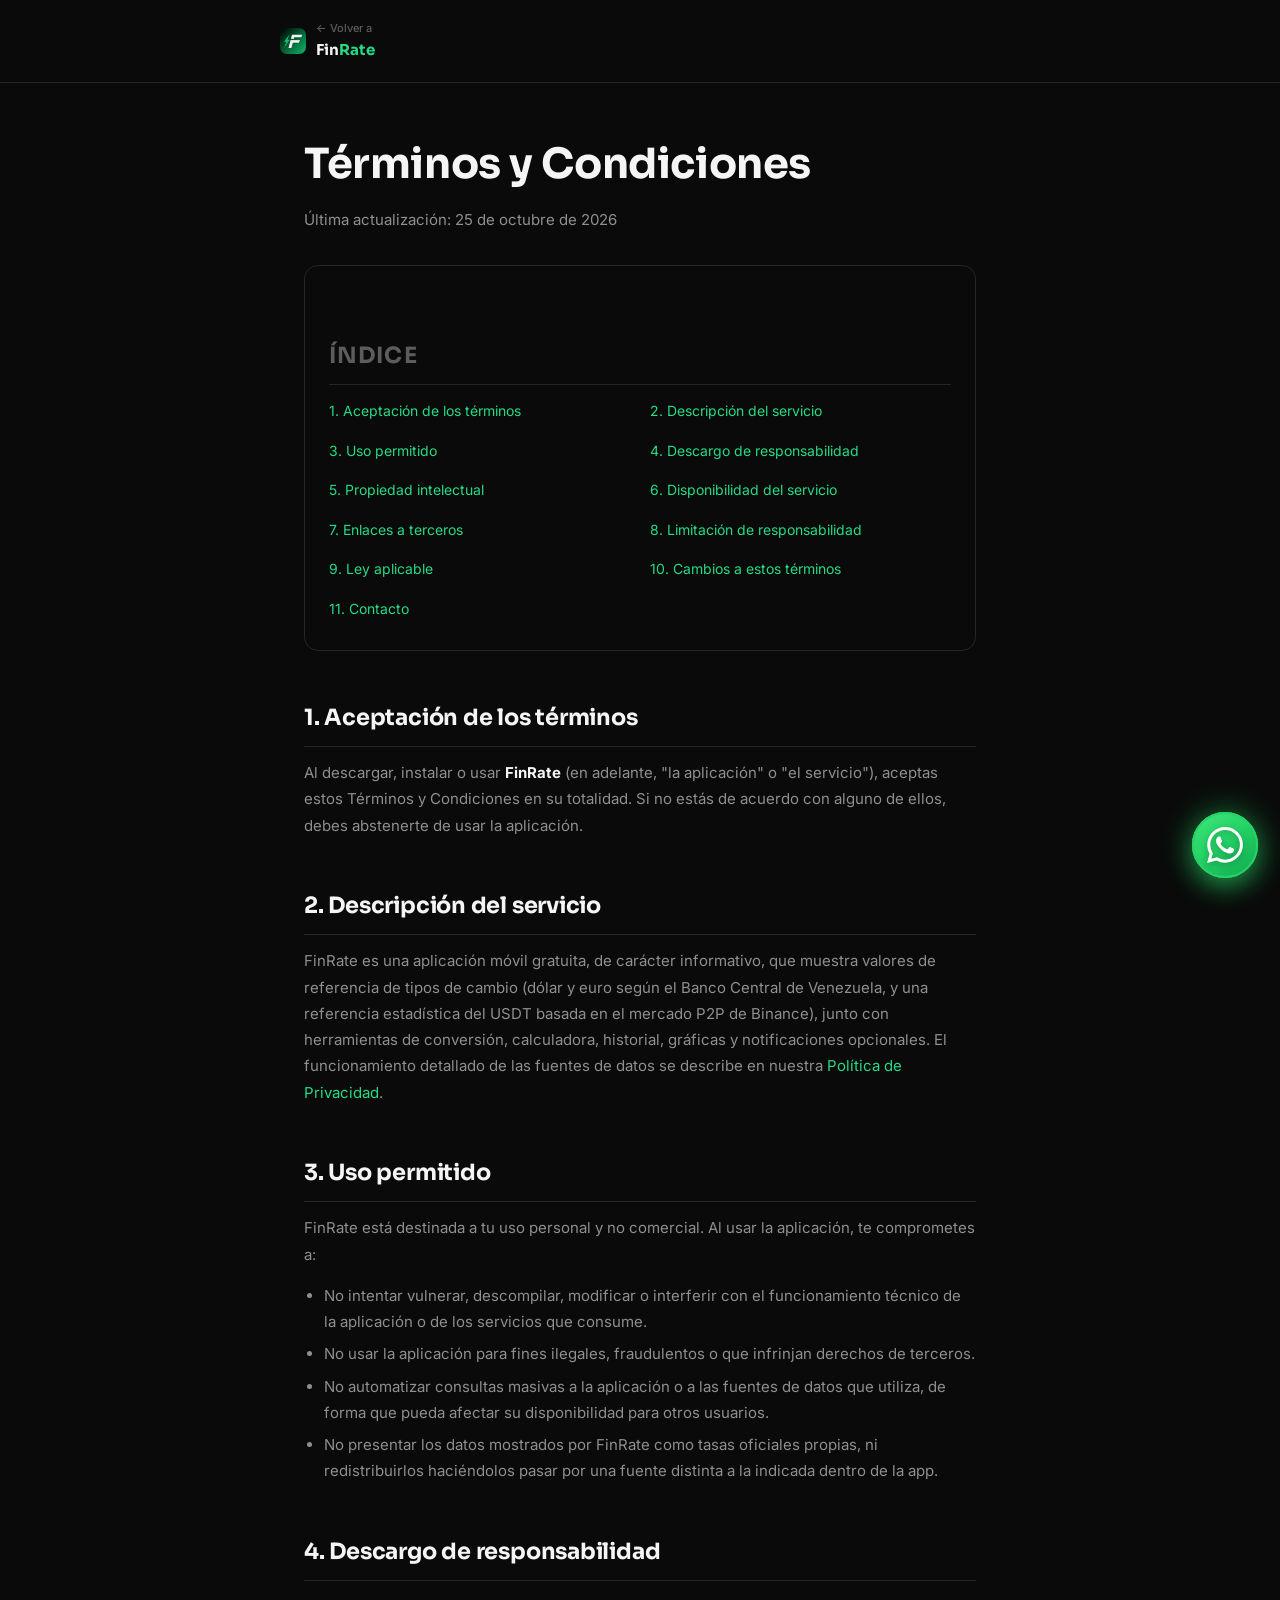
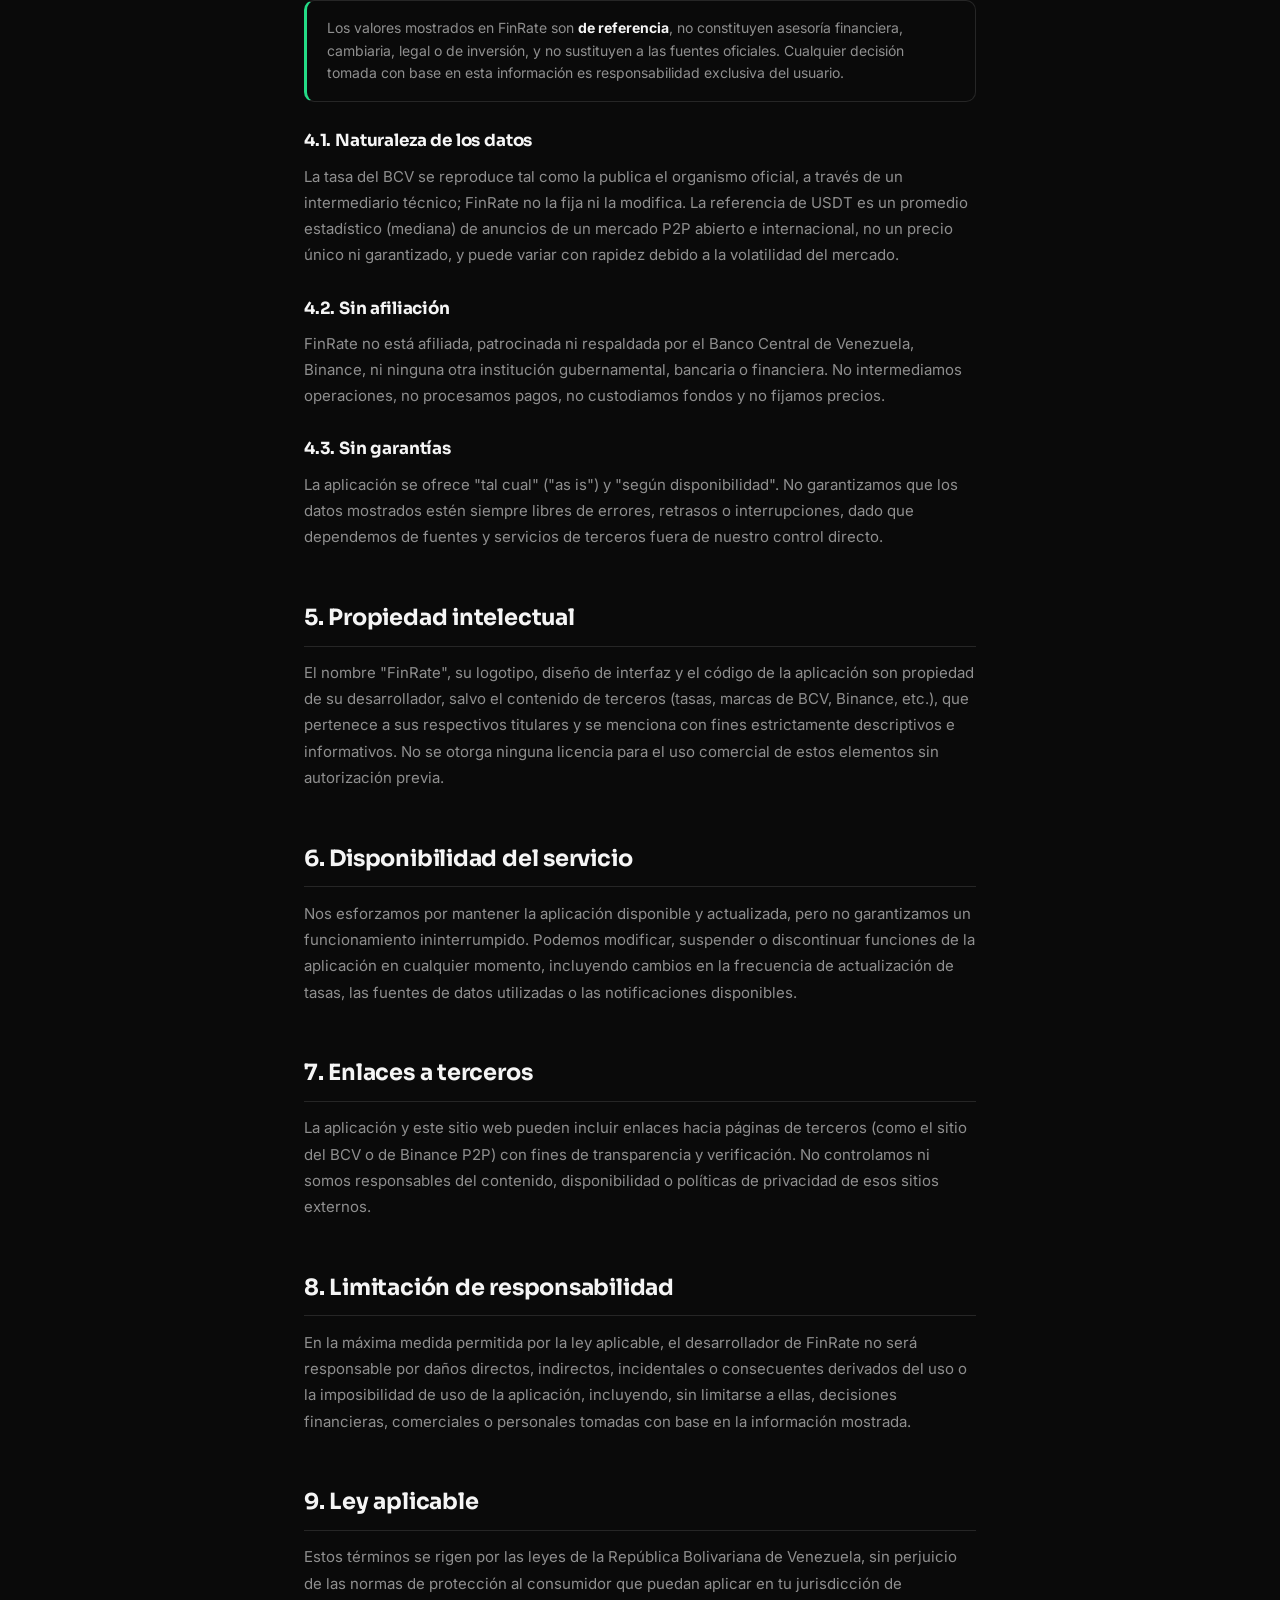
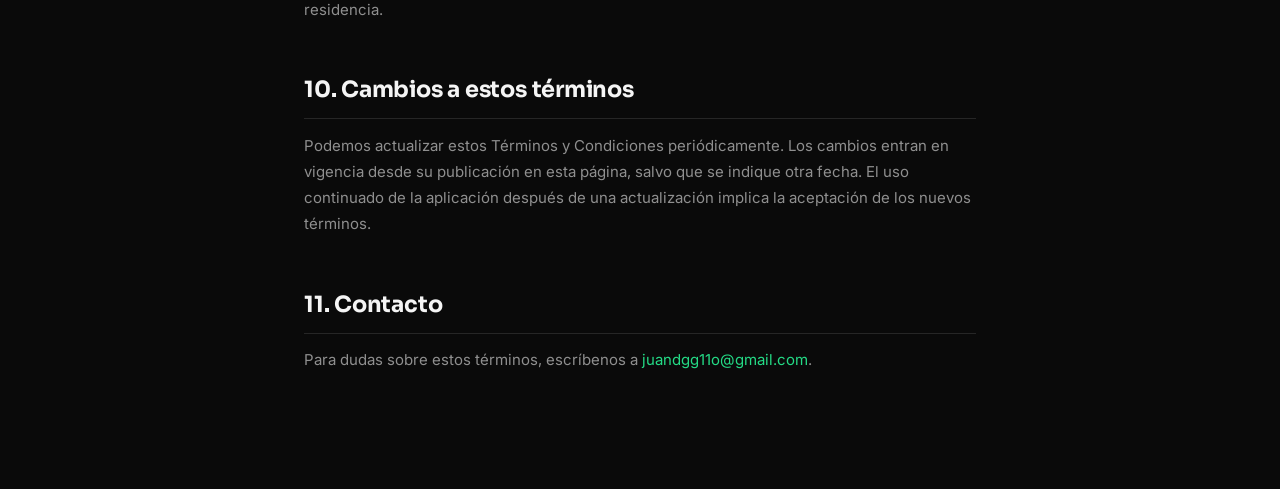
<file: terms.html>
<!DOCTYPE html>
<html lang="es">
<head>
  <meta charset="UTF-8" />
  <meta name="viewport" content="width=device-width, initial-scale=1.0" />
  <title>Términos y Condiciones de FinRate</title>
  <meta name="description" content="Términos y condiciones de uso de FinRate, incluyendo el descargo de responsabilidad sobre las tasas de cambio mostradas." />
  <meta name="theme-color" content="#0a0a0a" />
  <link rel="icon" type="image/png" href="assets/icon.png" />
  <link rel="apple-touch-icon" href="assets/icon.png" />

  <link rel="preconnect" href="https://fonts.googleapis.com" />
  <link rel="preconnect" href="https://fonts.gstatic.com" crossorigin />
  <link href="https://fonts.googleapis.com/css2?family=Sora:wght@500;600;700;800&family=Inter:wght@400;500;600;700&display=swap" rel="stylesheet" />
  <link rel="stylesheet" href="css/styles.css" />
</head>
<body>

  <div class="legal-topbar">
    <div class="legal-topbar-inner">
      <a href="index.html" class="legal-back">
        <img src="assets/icon.png" alt="" />
        <span>
          <small>← Volver a</small>
          Fin<span class="accent">Rate</span>
        </span>
      </a>
    </div>
  </div>

  <main class="legal-main">
    <div class="legal-hero">
      <h1>Términos y Condiciones</h1>
      <p class="legal-updated">Última actualización: 25 de octubre de 2026</p>
    </div>

    <div class="legal-index">
      <h2>Índice</h2>
      <ol>
        <li><a href="#aceptacion">1. Aceptación de los términos</a></li>
        <li><a href="#servicio">2. Descripción del servicio</a></li>
        <li><a href="#uso">3. Uso permitido</a></li>
        <li><a href="#descargo">4. Descargo de responsabilidad</a></li>
        <li><a href="#propiedad">5. Propiedad intelectual</a></li>
        <li><a href="#disponibilidad">6. Disponibilidad del servicio</a></li>
        <li><a href="#enlaces">7. Enlaces a terceros</a></li>
        <li><a href="#responsabilidad">8. Limitación de responsabilidad</a></li>
        <li><a href="#ley">9. Ley aplicable</a></li>
        <li><a href="#cambios">10. Cambios a estos términos</a></li>
        <li><a href="#contacto">11. Contacto</a></li>
      </ol>
    </div>

    <h2 id="aceptacion">1. Aceptación de los términos</h2>
    <p>Al descargar, instalar o usar <strong>FinRate</strong> (en adelante, "la aplicación" o "el servicio"), aceptas estos Términos y Condiciones en su totalidad. Si no estás de acuerdo con alguno de ellos, debes abstenerte de usar la aplicación.</p>

    <h2 id="servicio">2. Descripción del servicio</h2>
    <p>FinRate es una aplicación móvil gratuita, de carácter informativo, que muestra valores de referencia de tipos de cambio (dólar y euro según el Banco Central de Venezuela, y una referencia estadística del USDT basada en el mercado P2P de Binance), junto con herramientas de conversión, calculadora, historial, gráficas y notificaciones opcionales. El funcionamiento detallado de las fuentes de datos se describe en nuestra <a href="privacy.html">Política de Privacidad</a>.</p>

    <h2 id="uso">3. Uso permitido</h2>
    <p>FinRate está destinada a tu uso personal y no comercial. Al usar la aplicación, te comprometes a:</p>
    <ul>
      <li>No intentar vulnerar, descompilar, modificar o interferir con el funcionamiento técnico de la aplicación o de los servicios que consume.</li>
      <li>No usar la aplicación para fines ilegales, fraudulentos o que infrinjan derechos de terceros.</li>
      <li>No automatizar consultas masivas a la aplicación o a las fuentes de datos que utiliza, de forma que pueda afectar su disponibilidad para otros usuarios.</li>
      <li>No presentar los datos mostrados por FinRate como tasas oficiales propias, ni redistribuirlos haciéndolos pasar por una fuente distinta a la indicada dentro de la app.</li>
    </ul>

    <h2 id="descargo">4. Descargo de responsabilidad</h2>
    <div class="legal-callout">
      Los valores mostrados en FinRate son <strong>de referencia</strong>, no constituyen asesoría financiera, cambiaria, legal o de inversión, y no sustituyen a las fuentes oficiales. Cualquier decisión tomada con base en esta información es responsabilidad exclusiva del usuario.
    </div>
    <h3>4.1. Naturaleza de los datos</h3>
    <p>La tasa del BCV se reproduce tal como la publica el organismo oficial, a través de un intermediario técnico; FinRate no la fija ni la modifica. La referencia de USDT es un promedio estadístico (mediana) de anuncios de un mercado P2P abierto e internacional, no un precio único ni garantizado, y puede variar con rapidez debido a la volatilidad del mercado.</p>
    <h3>4.2. Sin afiliación</h3>
    <p>FinRate no está afiliada, patrocinada ni respaldada por el Banco Central de Venezuela, Binance, ni ninguna otra institución gubernamental, bancaria o financiera. No intermediamos operaciones, no procesamos pagos, no custodiamos fondos y no fijamos precios.</p>
    <h3>4.3. Sin garantías</h3>
    <p>La aplicación se ofrece "tal cual" ("as is") y "según disponibilidad". No garantizamos que los datos mostrados estén siempre libres de errores, retrasos o interrupciones, dado que dependemos de fuentes y servicios de terceros fuera de nuestro control directo.</p>

    <h2 id="propiedad">5. Propiedad intelectual</h2>
    <p>El nombre "FinRate", su logotipo, diseño de interfaz y el código de la aplicación son propiedad de su desarrollador, salvo el contenido de terceros (tasas, marcas de BCV, Binance, etc.), que pertenece a sus respectivos titulares y se menciona con fines estrictamente descriptivos e informativos. No se otorga ninguna licencia para el uso comercial de estos elementos sin autorización previa.</p>

    <h2 id="disponibilidad">6. Disponibilidad del servicio</h2>
    <p>Nos esforzamos por mantener la aplicación disponible y actualizada, pero no garantizamos un funcionamiento ininterrumpido. Podemos modificar, suspender o discontinuar funciones de la aplicación en cualquier momento, incluyendo cambios en la frecuencia de actualización de tasas, las fuentes de datos utilizadas o las notificaciones disponibles.</p>

    <h2 id="enlaces">7. Enlaces a terceros</h2>
    <p>La aplicación y este sitio web pueden incluir enlaces hacia páginas de terceros (como el sitio del BCV o de Binance P2P) con fines de transparencia y verificación. No controlamos ni somos responsables del contenido, disponibilidad o políticas de privacidad de esos sitios externos.</p>

    <h2 id="responsabilidad">8. Limitación de responsabilidad</h2>
    <p>En la máxima medida permitida por la ley aplicable, el desarrollador de FinRate no será responsable por daños directos, indirectos, incidentales o consecuentes derivados del uso o la imposibilidad de uso de la aplicación, incluyendo, sin limitarse a ellas, decisiones financieras, comerciales o personales tomadas con base en la información mostrada.</p>

    <h2 id="ley">9. Ley aplicable</h2>
    <p>Estos términos se rigen por las leyes de la República Bolivariana de Venezuela, sin perjuicio de las normas de protección al consumidor que puedan aplicar en tu jurisdicción de residencia.</p>

    <h2 id="cambios">10. Cambios a estos términos</h2>
    <p>Podemos actualizar estos Términos y Condiciones periódicamente. Los cambios entran en vigencia desde su publicación en esta página, salvo que se indique otra fecha. El uso continuado de la aplicación después de una actualización implica la aceptación de los nuevos términos.</p>

    <h2 id="contacto">11. Contacto</h2>
    <p>Para dudas sobre estos términos, escríbenos a <a href="mailto:juandgg11o@gmail.com?subject=Consulta%20sobre%20FinRate">juandgg11o@gmail.com</a>.</p>
  </main>
  <a class="wa" href="https://wa.me/584246801808?text=Hola%2C%20tengo%20una%20duda%20sobre%20FinRate" target="_blank" rel="noopener" aria-label="Escríbenos por WhatsApp">
    <span class="wa-tip">¿Dudas? Escríbenos</span>
    <span class="wa-btn">
      <span class="wa-pulse"></span><span class="wa-pulse wa-pulse-2"></span>
      <svg viewBox="0 0 24 24" aria-hidden="true"><path fill="currentColor" d="M17.472 14.382c-.297-.149-1.758-.867-2.03-.967-.273-.099-.471-.148-.67.15-.197.297-.767.966-.94 1.164-.173.199-.347.223-.644.075-.297-.15-1.255-.463-2.39-1.475-.883-.788-1.48-1.761-1.653-2.059-.173-.297-.018-.458.13-.606.134-.133.298-.347.446-.52.149-.174.198-.298.298-.497.099-.198.05-.371-.025-.52-.075-.149-.669-1.612-.916-2.207-.242-.579-.487-.5-.669-.51-.173-.008-.371-.01-.57-.01-.198 0-.52.074-.792.372-.272.297-1.04 1.016-1.04 2.479 0 1.462 1.065 2.875 1.213 3.074.149.198 2.096 3.2 5.077 4.487.709.306 1.262.489 1.694.625.712.227 1.36.195 1.871.118.571-.085 1.758-.719 2.006-1.413.248-.694.248-1.289.173-1.413-.074-.124-.272-.198-.57-.347m-5.421 7.403h-.004a9.87 9.87 0 01-5.031-1.378l-.361-.214-3.741.982.998-3.648-.235-.374a9.86 9.86 0 01-1.51-5.26c.001-5.45 4.436-9.884 9.888-9.884 2.64 0 5.122 1.03 6.988 2.898a9.825 9.825 0 012.893 6.994c-.003 5.45-4.437 9.884-9.885 9.884m8.413-18.297A11.815 11.815 0 0012.05 0C5.495 0 .16 5.335.157 11.892c0 2.096.547 4.142 1.588 5.945L.057 24l6.305-1.654a11.882 11.882 0 005.683 1.448h.005c6.554 0 11.89-5.335 11.893-11.893a11.821 11.821 0 00-3.48-8.413Z"/></svg>
    </span>
  </a>

  <script src="js/main.js"></script>
</body>
</html>
</file>
<file: css/styles.css>
/* ============================================================
   FinRate — sitio
   Tipografía grande, un solo acento, atmósfera contenida
   (glow sutil + rayos finos, sin exagerar). Referencia:
   bipsync.com (principal), robinhood.com, wise.com.
   ============================================================ */

:root {
  --bg: #0a0a0a;
  --surface: #131313;
  --surface-2: #1a1a1a;
  --border: #262626;
  --text: #f5f5f5;
  --text-dim: #8f8f8f;
  --text-faint: #5c5c5c;

  --accent: #24db86;
  --accent-ink: #06150e;
  --euro: #5b9eff;
  --usdt: #39c647;
  --ves: #ff8c2a;

  --font-head: "Sora", system-ui, sans-serif;
  --font-body: "Inter", system-ui, sans-serif;

  --container: 1120px;
  --radius: 14px;
}

* { box-sizing: border-box; }

html {
  scroll-padding-top: 76px;
  scroll-behavior: smooth;
  overflow-x: hidden;
}

body {
  margin: 0;
  background: var(--bg);
  color: var(--text);
  font-family: var(--font-body);
  line-height: 1.6;
  -webkit-font-smoothing: antialiased;
  overflow-x: hidden;
}

main, .footer { position: relative; z-index: 1; }
img { max-width: 100%; display: block; }
a { color: inherit; text-decoration: none; }

h1, h2, h3, h4 {
  font-family: var(--font-head);
  margin: 0;
  letter-spacing: -0.01em;
  color: var(--text);
}

p { margin: 0; color: var(--text-dim); }

.accent { color: var(--accent); }

section {
  padding: 96px 24px;
  max-width: var(--container);
  margin: 0 auto;
}
@media (max-width: 640px) {
  section { padding: 64px 20px; }
}

.eyebrow {
  display: block;
  font-size: 13px;
  font-weight: 600;
  letter-spacing: 0.04em;
  text-transform: uppercase;
  color: var(--text-faint);
  margin-bottom: 14px;
}

/* ============ Buttons ============ */
.btn {
  display: inline-flex;
  align-items: center;
  justify-content: center;
  gap: 8px;
  font-family: var(--font-head);
  font-weight: 700;
  font-size: 15px;
  padding: 13px 24px;
  border-radius: 10px;
  border: 1.5px solid transparent;
  cursor: pointer;
  transition: background 0.15s, color 0.15s, border-color 0.15s, transform 0.15s;
  white-space: nowrap;
}
.btn:active { transform: scale(0.98); }
.btn { position: relative; overflow: hidden; }
.btn-solid {
  background: linear-gradient(180deg, #4af5a9 0%, #1fd47f 100%);
  color: #04140c;
  box-shadow:
    0 0 0 1px rgba(140,255,200,0.55),
    0 0 14px rgba(36,219,134,0.65),
    0 0 36px rgba(36,219,134,0.40),
    0 10px 30px -6px rgba(36,219,134,0.45),
    inset 0 1px 0 rgba(255,255,255,0.5);
  animation: neon-breathe 3.4s ease-in-out infinite;
}
.btn-solid::after {
  content: "";
  position: absolute;
  top: 0; left: -80%;
  width: 55%; height: 100%;
  background: linear-gradient(100deg, transparent, rgba(255,255,255,0.55), transparent);
  transform: skewX(-20deg);
  transition: left 0.55s ease;
}
.btn-solid:hover::after { left: 130%; }
.btn-solid:hover {
  transform: translateY(-2px);
  box-shadow:
    0 0 0 1px rgba(170,255,215,0.8),
    0 0 22px rgba(36,219,134,0.9),
    0 0 56px rgba(36,219,134,0.6),
    0 14px 40px -6px rgba(36,219,134,0.6),
    inset 0 1px 0 rgba(255,255,255,0.6);
}
@keyframes neon-breathe {
  0%, 100% {
    box-shadow:
      0 0 0 1px rgba(140,255,200,0.55),
      0 0 12px rgba(36,219,134,0.55),
      0 0 30px rgba(36,219,134,0.30),
      0 10px 30px -6px rgba(36,219,134,0.40),
      inset 0 1px 0 rgba(255,255,255,0.5);
  }
  50% {
    box-shadow:
      0 0 0 1px rgba(160,255,210,0.75),
      0 0 20px rgba(36,219,134,0.85),
      0 0 48px rgba(36,219,134,0.55),
      0 12px 36px -6px rgba(36,219,134,0.55),
      inset 0 1px 0 rgba(255,255,255,0.55);
  }
}

.btn-line {
  background: rgba(255,255,255,0.04);
  color: var(--text);
  border-color: rgba(255,255,255,0.28);
  backdrop-filter: blur(6px);
}
.btn-line:hover {
  border-color: var(--accent);
  color: var(--accent);
  background: rgba(36,219,134,0.08);
  box-shadow: 0 0 22px rgba(36,219,134,0.35);
  transform: translateY(-2px);
}

.btn-lg { padding: 16px 30px; font-size: 16px; border-radius: 12px; }

.text-link {
  display: inline-flex;
  align-items: center;
  gap: 6px;
  font-weight: 600;
  font-size: 14.5px;
  color: var(--text);
  border-bottom: 1.5px solid var(--border);
  padding-bottom: 2px;
  transition: border-color 0.15s, color 0.15s;
}
.text-link:hover { border-color: var(--text); color: var(--accent); }

/* ============ NAV ============ */
.nav {
  position: fixed;
  top: 0; left: 0; right: 0;
  z-index: 100;
  padding: 14px 0;
  background: transparent;
  border-bottom: 1px solid transparent;
  transition: background 0.2s, border-color 0.2s, padding 0.2s;
}
.nav.scrolled {
  background: rgba(10,10,10,0.92);
  backdrop-filter: blur(10px);
  border-bottom-color: var(--border);
  padding: 8px 0;
}
.nav-inner {
  max-width: var(--container);
  margin: 0 auto;
  padding: 0 24px;
  display: flex;
  align-items: center;
  justify-content: space-between;
  gap: 24px;
}
.brand {
  display: inline-flex;
  align-items: center;
  gap: 14px;
  font-family: var(--font-head);
  font-weight: 800;
  font-size: 34px;
  letter-spacing: -0.01em;
}
.brand-icon { width: 64px; height: 64px; border-radius: 17px; }

@media (max-width: 640px) {
  .brand { font-size: 27px; gap: 11px; }
  .brand-icon { width: 50px; height: 50px; border-radius: 13px; }
}

.nav-links { display: flex; gap: 30px; }
.nav-links a {
  font-size: 14.5px;
  font-weight: 500;
  color: var(--text-dim);
  transition: color 0.15s;
}
.nav-links a:hover { color: var(--text); }

.nav-actions { display: flex; align-items: center; gap: 14px; }

.nav-toggle {
  display: none;
  flex-direction: column;
  justify-content: center;
  gap: 5px;
  width: 36px; height: 36px;
  background: transparent;
  border: 1px solid var(--border);
  border-radius: 8px;
  cursor: pointer;
}
.nav-toggle span {
  width: 15px; height: 1.5px;
  background: var(--text);
  margin: 0 auto;
  transition: transform 0.25s, opacity 0.2s;
}
.nav-toggle.open span:nth-child(1) { transform: translateY(6.5px) rotate(45deg); }
.nav-toggle.open span:nth-child(2) { opacity: 0; }
.nav-toggle.open span:nth-child(3) { transform: translateY(-6.5px) rotate(-45deg); }

.mobile-menu {
  position: fixed; inset: 0; z-index: 99;
  background: var(--bg);
  display: flex;
  flex-direction: column;
  align-items: center;
  justify-content: center;
  gap: 26px;
  opacity: 0; visibility: hidden;
  transition: opacity 0.2s, visibility 0.2s;
}
.mobile-menu.open { opacity: 1; visibility: visible; }
.mobile-menu a {
  font-family: var(--font-head);
  font-size: 21px;
  font-weight: 700;
  color: var(--text);
}

@media (max-width: 860px) {
  .nav-links { display: none; }
  .nav-actions .btn { display: none; }
  .nav-toggle { display: flex; }
}

/* ============ FONDO HEXAGONAL (referencia: bipsync.com) ============ */
.bg-hex {
  position: absolute;
  top: 0; left: 0; right: 0;
  height: 1500px;
  z-index: 0;
  pointer-events: none;
  overflow: hidden;
  -webkit-mask-image: linear-gradient(to bottom, #000 62%, transparent 100%);
  mask-image: linear-gradient(to bottom, #000 62%, transparent 100%);
}
.bg-hex::before {
  content: "";
  position: absolute;
  inset: 0;
  background-image: url("data:image/svg+xml,%3Csvg xmlns='http://www.w3.org/2000/svg' width='56' height='100' viewBox='0 0 56 100'%3E%3Cpath d='M28 66L0 50L0 16L28 0L56 16L56 50L28 66L28 100' fill='none' stroke='%2324db86' stroke-opacity='0.22' stroke-width='1.2'/%3E%3Cpath d='M28 0L28 34L0 50L0 84L28 100L56 84L56 50L28 34' fill='none' stroke='%2324db86' stroke-opacity='0.22' stroke-width='1.2'/%3E%3C/svg%3E");
  background-size: 112px 200px;
  -webkit-mask-image: radial-gradient(ellipse 75% 62% at 50% 38%, #000 10%, transparent 72%);
  mask-image: radial-gradient(ellipse 75% 62% at 50% 38%, #000 10%, transparent 72%);
  animation: hex-drift 60s linear infinite;
  opacity: 0.9;
}
.bg-hex::after {
  content: "";
  position: absolute;
  inset: 0;
  background:
    radial-gradient(ellipse 60% 45% at 50% 36%, rgba(36,219,134,0.20), transparent 70%),
    radial-gradient(ellipse 90% 30% at 50% 100%, rgba(10,10,10,1), transparent 100%),
    linear-gradient(115deg, transparent 35%, rgba(36,219,134,0.10) 50%, transparent 65%);
  background-size: 100% 100%, 100% 100%, 250% 100%;
  animation: hex-sheen 10s ease-in-out infinite;
}
@keyframes hex-drift {
  from { background-position: 0 0; }
  to { background-position: 112px 200px; }
}
@keyframes hex-sheen {
  0%, 100% { background-position: 0 0, 0 0, 0% 0; }
  50% { background-position: 0 0, 0 0, 100% 0; }
}

/* ============ HERO ============ */
.hero {
  position: relative;
  z-index: 1;
  text-align: center;
  padding-top: 170px;
  padding-bottom: 40px;
}

.hero-eyebrow {
  display: inline-flex;
  align-items: center;
  gap: 9px;
  padding: 8px 18px 8px 14px;
  border-radius: 999px;
  border: 1px solid rgba(36,219,134,0.28);
  background: rgba(10,10,10,0.55);
  font-size: 13.5px;
  font-weight: 600;
  color: var(--text);
  margin-bottom: 30px;
}
.hero-dot {
  width: 7px; height: 7px;
  border-radius: 50%;
  background: var(--accent);
  box-shadow: 0 0 10px rgba(36,219,134,0.9);
}

.hero-title {
  font-size: clamp(3.2rem, 8.4vw, 7rem);
  font-weight: 800;
  line-height: 0.96;
  letter-spacing: -0.03em;
  max-width: 1040px;
  margin: 0 auto;
}

.hero-sub {
  margin: 30px auto 0;
  font-size: 20px;
  line-height: 1.6;
  max-width: 600px;
  color: #b9b9b9;
}

.hero-actions {
  display: flex;
  align-items: center;
  justify-content: center;
  gap: 26px;
  margin-top: 40px;
  flex-wrap: wrap;
}

/* ---- Teléfono 3D flotando en diagonal ---- */
.stage {
  position: relative;
  margin-top: 70px;
  height: 840px;
  display: flex;
  justify-content: center;
  align-items: flex-start;
  perspective: 1700px;
}

.stage-rays {
  position: absolute;
  top: 0;
  left: 50%;
  width: min(880px, 100%);
  height: 560px;
  transform: translateX(-50%);
  display: flex;
  justify-content: space-between;
  pointer-events: none;
  -webkit-mask-image: linear-gradient(to bottom, transparent, #000 30%, #000 65%, transparent);
  mask-image: linear-gradient(to bottom, transparent, #000 30%, #000 65%, transparent);
}
.stage-rays span {
  width: 2px;
  background: linear-gradient(to bottom, transparent, rgba(36,219,134,0.55), transparent);
  filter: blur(0.4px);
}
.stage-rays span:nth-child(odd) { opacity: 0.45; transform: scaleY(0.78); }
.stage-rays span:nth-child(3n) { opacity: 0.8; transform: scaleY(1.1); }

.stage-floor {
  position: absolute;
  bottom: 40px;
  left: 50%;
  width: 760px;
  height: 200px;
  transform: translateX(-50%);
  background: radial-gradient(ellipse 50% 50% at 50% 50%, rgba(36,219,134,0.30), transparent 70%);
  filter: blur(8px);
  pointer-events: none;
}

.stage-floor-wrap {
  position: absolute;
  left: 50%;
  bottom: 0;
  width: 100vw;
  margin-left: -50vw;
  height: 380px;
  overflow: hidden;
  perspective: 900px;
  perspective-origin: 50% 0%;
  pointer-events: none;
  -webkit-mask-image: linear-gradient(to bottom, transparent 0%, #000 38%, #000 70%, transparent 100%);
  mask-image: linear-gradient(to bottom, transparent 0%, #000 38%, #000 70%, transparent 100%);
}
.stage-plane {
  position: absolute;
  left: 50%;
  top: 0;
  width: 2600px;
  height: 1300px;
  margin-left: -1300px;
  background-image: url("data:image/svg+xml,<svg xmlns='http://www.w3.org/2000/svg' width='56' height='96.99' viewBox='0 0 56 96.99'><defs><linearGradient id='g' x1='0' y1='0' x2='0' y2='1'><stop offset='0' stop-color='%2330f0a0' stop-opacity='0.34'/><stop offset='1' stop-color='%230a7a4d' stop-opacity='0.10'/></linearGradient></defs><polygon points='28.00,3.23 53.20,17.78 53.20,46.88 28.00,61.43 2.80,46.88 2.80,17.78' fill='url(%23g)' stroke='%2358ffc0' stroke-opacity='0.55' stroke-width='1.1' stroke-linejoin='round'/><polygon points='0.00,51.73 25.20,66.28 25.20,95.38 0.00,109.93 -25.20,95.38 -25.20,66.28' fill='url(%23g)' stroke='%2358ffc0' stroke-opacity='0.55' stroke-width='1.1' stroke-linejoin='round'/><polygon points='56.00,51.73 81.20,66.28 81.20,95.38 56.00,109.93 30.80,95.38 30.80,66.28' fill='url(%23g)' stroke='%2358ffc0' stroke-opacity='0.55' stroke-width='1.1' stroke-linejoin='round'/><polygon points='0.00,-45.26 25.20,-30.72 25.20,-1.62 0.00,12.93 -25.20,-1.62 -25.20,-30.72' fill='url(%23g)' stroke='%2358ffc0' stroke-opacity='0.55' stroke-width='1.1' stroke-linejoin='round'/><polygon points='56.00,-45.26 81.20,-30.72 81.20,-1.62 56.00,12.93 30.80,-1.62 30.80,-30.72' fill='url(%23g)' stroke='%2358ffc0' stroke-opacity='0.55' stroke-width='1.1' stroke-linejoin='round'/><polygon points='28.00,100.23 53.20,114.78 53.20,143.88 28.00,158.42 2.80,143.88 2.80,114.78' fill='url(%23g)' stroke='%2358ffc0' stroke-opacity='0.55' stroke-width='1.1' stroke-linejoin='round'/></svg>");
  background-size: 112px 194px;
  transform: rotateX(66deg);
  transform-origin: 50% 0%;
  -webkit-mask-image: radial-gradient(ellipse 48% 55% at 50% 22%, #000 6%, transparent 70%);
  mask-image: radial-gradient(ellipse 48% 55% at 50% 22%, #000 6%, transparent 70%);
  animation: plane-glow 6s ease-in-out infinite;
}
@keyframes plane-glow {
  0%, 100% { filter: brightness(0.85); }
  50% { filter: brightness(1.3); }
}

.phone3d {
  position: relative;
  margin-top: 30px;
  width: 330px;
  transform-style: preserve-3d;
  animation: phone-float 7s ease-in-out infinite;
}
@keyframes phone-float {
  0%, 100% { transform: translateY(0); }
  50% { transform: translateY(-22px); }
}

.phone3d-body {
  position: relative;
  transform-style: preserve-3d;
  transform:
    rotateX(calc(11deg + var(--rx, 0deg)))
    rotateY(calc(-28deg + var(--ry, 0deg)))
    rotateZ(7deg);
  transition: transform 0.35s ease-out;
}

.phone3d-front,
.phone3d-layer {
  border-radius: 40px;
}

.phone3d-front {
  position: relative;
  overflow: hidden;
  background: #000;
  box-shadow:
    0 0 0 1px rgba(255,255,255,0.14),
    0 0 90px rgba(36,219,134,0.28);
  -webkit-mask-image: linear-gradient(to bottom, #000 86%, transparent 100%);
  mask-image: linear-gradient(to bottom, #000 86%, transparent 100%);
}
.phone3d-front img {
  display: block;
  width: 100%;
  height: auto;
}
.phone3d-gloss {
  position: absolute;
  inset: 0;
  background: linear-gradient(112deg, rgba(255,255,255,0.20) 0%, rgba(255,255,255,0.05) 26%, transparent 42%);
  pointer-events: none;
}

/* capas de grosor (las crea main.js) */
.phone3d-layer {
  position: absolute;
  inset: 0;
  background: linear-gradient(160deg, #3b3f3d, #131515);
  -webkit-mask-image: linear-gradient(to bottom, #000 82%, transparent 98%);
  mask-image: linear-gradient(to bottom, #000 82%, transparent 98%);
}

.phone3d-shadow {
  position: absolute;
  left: 50%;
  bottom: -70px;
  width: 280px;
  height: 46px;
  transform: translateX(-30%);
  background: radial-gradient(ellipse 50% 50% at 50% 50%, rgba(0,0,0,0.75), transparent 70%);
  filter: blur(6px);
  animation: shadow-pulse 7s ease-in-out infinite;
}
@keyframes shadow-pulse {
  0%, 100% { transform: translateX(-30%) scale(1); opacity: 0.9; }
  50% { transform: translateX(-30%) scale(0.82); opacity: 0.55; }
}

@media (max-width: 860px) {
  .stage { height: 640px; margin-top: 50px; }
  .phone3d { width: 270px; }
  .stage-floor { width: 100%; }
}
@media (max-width: 480px) {
  .hero { padding-top: 130px; }
  .stage { height: 560px; }
  .phone3d { width: 230px; }
  .hero-sub { font-size: 17px; }
}

/* ============ SECTION HEAD ============ */
.head {
  max-width: 680px;
  margin-bottom: 56px;
}
.head h2 {
  font-size: clamp(1.9rem, 4vw, 2.8rem);
  line-height: 1.12;
  margin-bottom: 14px;
}
.head p { font-size: 16.5px; }

/* ============ CTA ============ */
.cta {
  text-align: center;
  padding-top: 72px;
  padding-bottom: 96px;
}
.cta h2 {
  font-size: clamp(2rem, 4.4vw, 3.1rem);
  line-height: 1.1;
  margin-bottom: 16px;
}
.cta p { font-size: 16px; margin-bottom: 32px; }
.cta-actions { display: flex; justify-content: center; }

/* ============ FOOTER ============ */
.footer {
  border-top: 1px solid var(--border);
  padding: 56px 24px 28px;
}
.footer-inner {
  max-width: var(--container);
  margin: 0 auto;
  display: grid;
  grid-template-columns: 1.6fr repeat(3, 1fr);
  gap: 32px;
}
.footer-brand .brand { margin-bottom: 10px; }
.footer-brand p { font-size: 13.5px; max-width: 220px; }
.footer-col h4 {
  font-size: 12.5px;
  font-weight: 700;
  text-transform: uppercase;
  letter-spacing: 0.03em;
  color: var(--text-faint);
  margin-bottom: 14px;
}
.footer-col { display: flex; flex-direction: column; gap: 10px; }
.footer-col a { font-size: 13.5px; color: var(--text-dim); transition: color 0.15s; }
.footer-col a:hover { color: var(--text); }

.footer-bottom {
  max-width: var(--container);
  margin: 44px auto 0;
  padding-top: 20px;
  border-top: 1px solid var(--border);
  display: flex;
  justify-content: space-between;
  font-size: 12.5px;
  color: var(--text-faint);
  flex-wrap: wrap;
  gap: 8px;
}

@media (max-width: 760px) {
  .footer-inner { grid-template-columns: 1fr 1fr; }
}
@media (max-width: 480px) {
  .footer-inner { grid-template-columns: 1fr; }
  .frow { grid-template-columns: 1fr; gap: 6px; }
  .source { grid-template-columns: 1fr; gap: 4px; }
}

/* ============ Reveal (sutil, sin exagerar) ============ */
[data-reveal] {
  opacity: 0;
  transform: translateY(14px);
  transition: opacity 0.5s ease-out, transform 0.5s ease-out;
}
[data-reveal].is-visible { opacity: 1; transform: none; }

@media (prefers-reduced-motion: reduce) {
  html { scroll-behavior: auto; }
  .phone3d, .phone3d-shadow, .stage-plane, .coin, .grad, .faq-mark, .pipe-svg path, .core-orb i, .bg-hex::before, .bg-hex::after, .btn-solid { animation: none !important; }
  [data-reveal] { opacity: 1; transform: none; transition: none; }
}

/* ============ LEGAL PAGES ============ */
.legal-topbar {
  border-bottom: 1px solid var(--border);
  padding: 20px 24px;
}
.legal-topbar-inner { max-width: 720px; margin: 0 auto; }
.legal-back {
  display: inline-flex;
  align-items: center;
  gap: 10px;
  color: var(--text);
  font-family: var(--font-head);
  font-weight: 700;
  font-size: 15px;
}
.legal-back img { width: 26px; height: 26px; border-radius: 7px; }
.legal-back small { display: block; font-family: var(--font-body); font-weight: 500; font-size: 11px; color: var(--text-faint); }

.legal-main { max-width: 720px; margin: 0 auto; padding: 48px 24px 100px; }
.legal-hero { margin-bottom: 32px; }
.legal-hero h1 { font-size: clamp(1.9rem, 5vw, 2.6rem); margin-bottom: 10px; }
.legal-updated { font-size: 13px; color: var(--text-faint); }

.legal-index {
  border: 1px solid var(--border);
  border-radius: var(--radius);
  padding: 22px 24px;
  margin: 28px 0 44px;
}
.legal-index h2 {
  font-size: 12px; text-transform: uppercase; letter-spacing: 0.05em;
  color: var(--text-faint); margin-bottom: 14px;
}
.legal-index ol { list-style: none; margin: 0; padding: 0; display: grid; grid-template-columns: 1fr 1fr; gap: 8px 20px; }
.legal-index a { font-size: 14px; color: var(--text-dim); }
.legal-index a:hover { color: var(--accent); }

.legal-main h2 {
  font-size: 1.4rem; margin-top: 2.2em; margin-bottom: 0.6em;
  padding-bottom: 10px; border-bottom: 1px solid var(--border);
}
.legal-main h3 { font-size: 1.05rem; color: var(--text); margin-top: 1.6em; margin-bottom: 0.5em; }
.legal-main h4 { font-size: 0.92rem; margin-top: 1.3em; margin-bottom: 0.4em; }
.legal-main p { color: var(--text-dim); font-size: 15px; line-height: 1.75; margin-bottom: 1em; }
.legal-main ul { color: var(--text-dim); font-size: 15px; line-height: 1.75; padding-left: 20px; margin-bottom: 1em; }
.legal-main li { margin-bottom: 6px; }
.legal-main strong { color: var(--text); }
.legal-main a { color: var(--accent); }
.legal-main a:hover { text-decoration: underline; }

.legal-callout {
  border: 1px solid var(--border);
  border-left: 3px solid var(--accent);
  border-radius: 10px;
  padding: 16px 20px;
  margin: 1.4em 0;
  font-size: 14px;
  color: var(--text-dim);
}

@media (max-width: 560px) {
  .legal-index ol { grid-template-columns: 1fr; }
}


/* ============ BOTÓN GOOGLE PLAY (logo + neón) ============ */
.btn-store {
  padding: 10px 28px 10px 12px;
  gap: 14px;
  text-align: left;
}
.store-logo {
  width: 44px;
  height: 44px;
  padding: 9px;
  border-radius: 13px;
  background: #ffffff;
  object-fit: contain;
  box-shadow: 0 4px 14px rgba(0,0,0,0.25);
}
.store-label {
  display: flex;
  flex-direction: column;
  line-height: 1.1;
  font-family: var(--font-head);
  font-size: 19px;
  font-weight: 800;
}
.store-label small {
  font-family: var(--font-body);
  font-size: 11px;
  font-weight: 600;
  letter-spacing: 0.06em;
  text-transform: uppercase;
  opacity: 0.7;
  margin-bottom: 3px;
}

/* ============ TÍTULO CON DEGRADÉ VIVO ============ */
.grad {
  background: linear-gradient(100deg, #24db86 0%, #d4ffe8 38%, #24db86 70%, #1fd47f 100%);
  background-size: 220% 100%;
  -webkit-background-clip: text;
  background-clip: text;
  color: transparent;
  animation: grad-slide 7s ease-in-out infinite;
  filter: drop-shadow(0 0 26px rgba(36,219,134,0.35));
}
@keyframes grad-slide {
  0%, 100% { background-position: 0% 50%; }
  50% { background-position: 100% 50%; }
}

/* ============ MONEDAS FLOTANDO ============ */
.coin {
  position: absolute;
  z-index: 2;
  width: 82px;
  height: 82px;
  border-radius: 50%;
  display: grid;
  place-items: center;
  background: rgba(10,10,10,0.65);
  box-shadow:
    0 0 0 1.5px rgba(36,219,134,0.55),
    0 0 34px rgba(36,219,134,0.35),
    inset 0 0 14px rgba(36,219,134,0.22);
  animation: coin-bob 6.5s ease-in-out infinite;
  pointer-events: none;
}
.coin img {
  width: 66px;
  height: 66px;
  border-radius: 50%;
  object-fit: cover;
}
.coin-usd  { left: calc(50% - 400px); top: 140px; animation-delay: -1s; }
.coin-eur  { left: calc(50% + 320px); top: 250px; width: 70px; height: 70px; animation-delay: -2.6s; }
.coin-eur img { width: 56px; height: 56px; }
.coin-usdt { left: calc(50% - 350px); top: 500px; width: 70px; height: 70px; animation-delay: -4.1s; }
.coin-usdt img { width: 56px; height: 56px; }
.coin-ves  { left: calc(50% + 270px); top: 590px; animation-delay: -3s; }
@keyframes coin-bob {
  0%, 100% { transform: translateY(0) rotate(-5deg); }
  50% { transform: translateY(-20px) rotate(5deg); }
}
@media (max-width: 960px) {
  .coin-usd  { left: 3%; top: 90px; }
  .coin-eur  { left: auto; right: 3%; top: 180px; }
  .coin-usdt { left: 4%; top: 420px; }
  .coin-ves  { left: auto; right: 4%; top: 500px; }
}
@media (max-width: 560px) {
  .coin { width: 56px; height: 56px; }
  .coin img, .coin-eur img, .coin-usdt img { width: 44px; height: 44px; }
  .coin-eur, .coin-usdt { width: 52px; height: 52px; }
}

/* ============ TASAS EN VIVO (reemplaza las métricas) ============ */
.live { padding-top: 60px; padding-bottom: 40px; }
.live-head {
  display: flex;
  align-items: center;
  justify-content: center;
  gap: 16px;
  flex-wrap: wrap;
  margin-bottom: 40px;
}
.live-badge {
  display: inline-flex;
  align-items: center;
  gap: 9px;
  font-size: 13px;
  font-weight: 700;
  letter-spacing: 0.08em;
  text-transform: uppercase;
  color: var(--accent);
}
.live-note { font-size: 13px; color: var(--text-faint); }

.live-row {
  display: grid;
  grid-template-columns: repeat(3, 1fr);
}
.rate {
  text-align: center;
  padding: 10px 20px;
  border-left: 1px solid var(--border);
}
.rate:first-child { border-left: none; }
.rate-flag {
  width: 52px;
  height: 52px;
  border-radius: 50%;
  object-fit: cover;
  margin: 0 auto 18px;
  box-shadow:
    0 0 0 2px var(--bg),
    0 0 0 3px rgba(36,219,134,0.45),
    0 0 28px rgba(36,219,134,0.3);
}
.rate-val {
  display: block;
  font-family: var(--font-head);
  font-weight: 800;
  line-height: 1;
  letter-spacing: -0.02em;
  font-size: clamp(2.3rem, 4.6vw, 3.6rem);
  background: linear-gradient(180deg, #ffffff 30%, #a9f5cf 100%);
  -webkit-background-clip: text;
  background-clip: text;
  color: transparent;
}
.rate-val i {
  font-style: normal;
  font-size: 0.42em;
  font-weight: 700;
  margin-right: 4px;
  -webkit-text-fill-color: var(--text-dim);
}
.rate-val b { font-weight: 800; font-variant-numeric: tabular-nums; }
.rate-label {
  display: block;
  margin-top: 14px;
  font-size: 14px;
  color: var(--text-dim);
}
@media (max-width: 760px) {
  .live-row { grid-template-columns: 1fr; }
  .rate { border-left: none; border-top: 1px solid var(--border); padding: 26px 0; }
  .rate:first-child { border-top: none; }
}

/* ============ CTA con brillo ============ */
.cta { position: relative; }
.cta::before {
  content: "";
  position: absolute;
  left: 50%; top: 0;
  width: 900px; height: 460px;
  transform: translateX(-50%);
  background: radial-gradient(ellipse 50% 55% at 50% 35%, rgba(36,219,134,0.20), transparent 70%);
  pointer-events: none;
}
.cta > * { position: relative; }
.cta .btn-store { margin-top: 4px; }


/* ============ SECCIONES ANCHAS ============ */
section.wide {
  max-width: 1360px;
  padding-left: 56px;
  padding-right: 56px;
}
@media (max-width: 900px) { section.wide { padding-left: 24px; padding-right: 24px; } }
@media (max-width: 640px) { section.wide { padding-left: 20px; padding-right: 20px; } }

.head-center { text-align: center; margin-left: auto; margin-right: auto; }

.footer .brand { font-size: 26px; }
.footer .brand-icon { width: 46px; height: 46px; border-radius: 12px; }

/* ============ QUÉ INCLUYE: panel fijo + números gigantes ============ */
.feat-grid {
  display: grid;
  grid-template-columns: 5fr 7fr;
  gap: 96px;
  align-items: start;
}
.feat-intro { position: sticky; top: 130px; }
.feat-intro h2 {
  font-size: clamp(2.2rem, 4vw, 3.4rem);
  line-height: 1.06;
  margin-bottom: 20px;
}
.feat-intro p { font-size: 17.5px; max-width: 440px; }
.feat-flags { display: flex; align-items: center; margin-top: 36px; }
.feat-flags img {
  width: 46px; height: 46px;
  border-radius: 50%;
  object-fit: cover;
  border: 2px solid var(--bg);
  box-shadow: 0 0 0 1px var(--border);
}
.feat-flags img + img { margin-left: -13px; }
.feat-flags span { margin-left: 18px; font-size: 13.5px; font-weight: 600; color: var(--text-dim); }

.flist { display: flex; flex-direction: column; }
.frow {
  position: relative;
  display: grid;
  grid-template-columns: 130px 1fr;
  gap: 24px;
  align-items: start;
  padding: 38px 0;
  border-top: 1px solid var(--border);
}
.flist .frow:last-child { border-bottom: 1px solid var(--border); }
.frow::before {
  content: "";
  position: absolute;
  left: 0; top: -1px;
  width: 0; height: 1px;
  background: var(--accent);
  box-shadow: 0 0 12px rgba(36,219,134,0.9);
  transition: width 0.5s ease;
}
.frow:hover::before { width: 100%; }
.frow-num {
  font-family: var(--font-head);
  font-size: 68px;
  font-weight: 800;
  line-height: 0.9;
  letter-spacing: -0.03em;
  color: transparent;
  -webkit-text-stroke: 1.5px rgba(36,219,134,0.7);
  transition: color 0.3s, -webkit-text-stroke-color 0.3s, text-shadow 0.3s;
}
.frow:hover .frow-num {
  color: var(--accent);
  -webkit-text-stroke-color: var(--accent);
  text-shadow: 0 0 30px rgba(36,219,134,0.55);
}
.frow > div { transition: transform 0.3s ease; }
.frow:hover > div { transform: translateX(10px); }
.frow h3 { font-size: 24px; margin-bottom: 10px; }
.frow p { font-size: 16px; max-width: 580px; }

@media (max-width: 960px) {
  .feat-grid { grid-template-columns: 1fr; gap: 48px; }
  .feat-intro { position: static; }
}
@media (max-width: 560px) {
  .frow { grid-template-columns: 1fr; gap: 10px; padding: 28px 0; }
  .frow-num { font-size: 48px; }
}

/* ============ FUENTES: flujo de datos animado ============ */
.src { padding-top: 110px; padding-bottom: 110px; }
.pipe {
  position: relative;
  display: grid;
  grid-template-columns: 1fr 1fr 1fr;
  align-items: center;
  min-height: 420px;
  margin-top: 24px;
}
.pipe-svg {
  position: absolute;
  inset: 0;
  width: 100%; height: 100%;
  overflow: visible;
  pointer-events: none;
}
.pipe-svg path {
  fill: none;
  stroke: rgba(36,219,134,0.65);
  stroke-width: 2;
  vector-effect: non-scaling-stroke;
  stroke-dasharray: 6 9;
  stroke-linecap: round;
  animation: pipe-flow 1.3s linear infinite;
  filter: drop-shadow(0 0 6px rgba(36,219,134,0.8));
}
@keyframes pipe-flow { to { stroke-dashoffset: -30; } }

.pipe-left {
  align-self: stretch;
  display: flex;
  flex-direction: column;
  justify-content: space-around;
  align-items: flex-end;
}
.pnode { display: flex; align-items: center; gap: 20px; max-width: 360px; }
.pnode strong { display: block; font-size: 18px; margin-bottom: 5px; }
.pnode span { display: block; font-size: 14px; color: var(--text-dim); line-height: 1.5; }
.pnode .pnode-icons { display: flex; flex-direction: row; align-items: center; flex-shrink: 0; }
.pnode-icons img {
  width: 60px; height: 60px;
  border-radius: 50%;
  object-fit: cover;
  border: 2px solid var(--bg);
  box-shadow: 0 0 0 1.5px rgba(36,219,134,0.5), 0 0 28px rgba(36,219,134,0.28);
}
.pnode-icons img + img { margin-left: -20px; }

.pipe-core {
  display: flex;
  flex-direction: column;
  align-items: center;
  text-align: center;
  gap: 6px;
  justify-self: center;
  position: relative;
  z-index: 1;
}
.pipe-core::before { content: ""; display: block; height: 76px; }
.core-orb { position: relative; width: 140px; height: 140px; display: grid; place-items: center; }
.core-orb img {
  position: relative;
  z-index: 1;
  width: 96px; height: 96px;
  border-radius: 26px;
  box-shadow: 0 0 60px rgba(36,219,134,0.6), 0 0 0 1px rgba(255,255,255,0.12);
}
.core-orb i {
  position: absolute;
  inset: 0;
  border-radius: 50%;
  border: 1.5px solid rgba(36,219,134,0.55);
  animation: core-ring 3.2s ease-out infinite;
}
.core-orb i:nth-child(2) { animation-delay: 1.6s; }
@keyframes core-ring {
  0% { transform: scale(0.72); opacity: 0.95; }
  100% { transform: scale(1.5); opacity: 0; }
}
.pipe-core strong { font-size: 22px; margin-top: 12px; }
.pipe-core span { font-size: 13.5px; color: var(--text-dim); }

.pipe-right { justify-self: start; }
.pnode-phone img {
  width: 100px;
  border-radius: 18px;
  box-shadow: 0 0 0 1px rgba(255,255,255,0.12), 0 18px 40px -12px rgba(0,0,0,0.8), 0 0 40px rgba(36,219,134,0.2);
  -webkit-mask-image: linear-gradient(to bottom, #000 78%, transparent 100%);
  mask-image: linear-gradient(to bottom, #000 78%, transparent 100%);
}
.src-action { display: flex; justify-content: center; margin-top: 40px; }

@media (max-width: 900px) {
  .pipe { grid-template-columns: 1fr; gap: 40px; min-height: 0; justify-items: center; }
  .pipe-svg { display: none; }
  .pipe-left { align-items: center; gap: 36px; }
  .pnode { flex-direction: column; text-align: center; }
  .pipe-right { justify-self: center; }
  .pipe-core::before, .pipe-core::after {
    content: "";
    width: 2px; height: 46px;
    background: linear-gradient(to bottom, transparent, var(--accent), transparent);
    box-shadow: 0 0 10px rgba(36,219,134,0.7);
  }
  .pipe-core::after { margin-top: 8px; }
}

/* ============ FAQ: signo de neón + preguntas numeradas ============ */
.faq-grid {
  display: grid;
  grid-template-columns: 4fr 8fr;
  gap: 96px;
  align-items: start;
}
.faq-side { position: sticky; top: 130px; }
.faq-mark {
  display: block;
  font-family: var(--font-head);
  font-size: 210px;
  font-weight: 800;
  line-height: 0.8;
  color: transparent;
  -webkit-text-stroke: 2px rgba(36,219,134,0.6);
  filter: drop-shadow(0 0 28px rgba(36,219,134,0.4));
  margin-bottom: 30px;
  animation: mark-float 6s ease-in-out infinite;
}
@keyframes mark-float {
  0%, 100% { transform: translateY(0) rotate(-4deg); }
  50% { transform: translateY(-12px) rotate(3deg); }
}
.faq-side h2 { font-size: clamp(2rem, 3.6vw, 3rem); line-height: 1.1; margin-bottom: 14px; }
.faq-side p { margin-bottom: 28px; font-size: 16.5px; }

.faq-list { counter-reset: q; }
.faq-item { counter-increment: q; border-top: 1px solid var(--border); }
.faq-list .faq-item:last-child { border-bottom: 1px solid var(--border); }
.faq-item summary {
  display: flex;
  align-items: center;
  gap: 22px;
  padding: 28px 0;
  cursor: pointer;
  list-style: none;
  font-family: var(--font-head);
  font-weight: 600;
  font-size: 20px;
  color: var(--text);
  transition: color 0.2s;
}
.faq-item summary::-webkit-details-marker { display: none; }
.faq-item summary::before {
  content: counter(q, decimal-leading-zero);
  min-width: 28px;
  font-size: 13px;
  font-weight: 700;
  color: var(--text-faint);
  transition: color 0.2s;
}
.faq-item summary::after {
  content: "+";
  margin-left: auto;
  flex-shrink: 0;
  width: 40px; height: 40px;
  display: grid;
  place-items: center;
  border-radius: 50%;
  border: 1.5px solid var(--border);
  font-size: 22px;
  font-weight: 400;
  color: var(--text-dim);
  transition: transform 0.25s, border-color 0.25s, color 0.25s, box-shadow 0.25s;
}
.faq-item summary:hover { color: var(--accent); }
.faq-item[open] summary { color: var(--accent); }
.faq-item[open] summary::before { color: var(--accent); }
.faq-item[open] summary::after {
  transform: rotate(45deg);
  border-color: var(--accent);
  color: var(--accent);
  box-shadow: 0 0 18px rgba(36,219,134,0.5);
}
.faq-item p { padding: 0 64px 30px 50px; font-size: 16px; max-width: 700px; }
.faq-item p a { color: var(--accent); text-decoration: underline; }

@media (max-width: 960px) {
  .faq-grid { grid-template-columns: 1fr; gap: 48px; }
  .faq-side { position: static; }
  .faq-mark { font-size: 130px; }
}
@media (max-width: 560px) {
  .faq-item summary { font-size: 17px; gap: 14px; }
  .faq-item p { padding: 0 8px 26px 42px; }
}


/* ============ WHATSAPP flotante ============ */
.wa {
  position: fixed;
  right: max(22px, env(safe-area-inset-right));
  bottom: max(22px, env(safe-area-inset-bottom));
  z-index: 90;
  display: flex;
  align-items: center;
  gap: 14px;
  text-decoration: none;
  animation: wa-in 0.7s cubic-bezier(0.34, 1.56, 0.64, 1) 1.2s both;
}
@keyframes wa-in {
  from { opacity: 0; transform: translateY(40px) scale(0.5); }
  to { opacity: 1; transform: translateY(0) scale(1); }
}

.wa-btn {
  position: relative;
  width: 66px;
  height: 66px;
  border-radius: 50%;
  display: grid;
  place-items: center;
  color: #fff;
  background: linear-gradient(145deg, #3ee77c 0%, #25d366 45%, #0fa84f 100%);
  box-shadow:
    0 0 0 1px rgba(255,255,255,0.25) inset,
    0 10px 28px -4px rgba(37,211,102,0.65),
    0 0 36px rgba(37,211,102,0.45);
  transition: transform 0.25s ease, box-shadow 0.25s ease;
  animation: wa-wiggle 6s ease-in-out 3s infinite;
}
.wa-btn svg { width: 36px; height: 36px; position: relative; z-index: 1; filter: drop-shadow(0 2px 3px rgba(0,0,0,0.25)); }

.wa-pulse {
  position: absolute;
  inset: 0;
  border-radius: 50%;
  border: 2px solid rgba(37,211,102,0.75);
  animation: wa-pulse 2.6s ease-out infinite;
  pointer-events: none;
}
.wa-pulse-2 { animation-delay: 1.3s; }
@keyframes wa-pulse {
  0% { transform: scale(1); opacity: 0.9; }
  100% { transform: scale(1.9); opacity: 0; }
}
@keyframes wa-wiggle {
  0%, 82%, 100% { transform: rotate(0) scale(1); }
  86% { transform: rotate(-14deg) scale(1.08); }
  90% { transform: rotate(12deg) scale(1.08); }
  94% { transform: rotate(-8deg) scale(1.04); }
  97% { transform: rotate(4deg) scale(1); }
}

.wa:hover .wa-btn {
  animation: none;
  transform: scale(1.1);
  box-shadow:
    0 0 0 1px rgba(255,255,255,0.35) inset,
    0 14px 36px -4px rgba(37,211,102,0.85),
    0 0 52px rgba(37,211,102,0.65);
}

.wa-tip {
  position: relative;
  padding: 11px 18px;
  border-radius: 14px;
  background: #ffffff;
  color: #0b1f14;
  font-family: var(--font-head);
  font-size: 14.5px;
  font-weight: 700;
  white-space: nowrap;
  box-shadow: 0 10px 30px -6px rgba(0,0,0,0.6);
  opacity: 0;
  transform: translateX(14px) scale(0.92);
  transform-origin: right center;
  pointer-events: none;
  transition: opacity 0.25s ease, transform 0.25s ease;
  animation: wa-tip-once 8s ease 4.5s 1 both;
}
.wa-tip::after {
  content: "";
  position: absolute;
  right: -6px; top: 50%;
  width: 14px; height: 14px;
  background: #ffffff;
  transform: translateY(-50%) rotate(45deg);
  border-radius: 3px;
}
@keyframes wa-tip-once {
  0% { opacity: 0; transform: translateX(14px) scale(0.92); }
  8%, 80% { opacity: 1; transform: translateX(0) scale(1); }
  100% { opacity: 0; transform: translateX(14px) scale(0.92); }
}
.wa:hover .wa-tip, .wa:focus-visible .wa-tip {
  animation: none;
  opacity: 1;
  transform: translateX(0) scale(1);
}

@media (max-width: 560px) {
  .wa { right: 16px; bottom: 16px; }
  .wa-btn { width: 58px; height: 58px; }
  .wa-btn svg { width: 31px; height: 31px; }
  .wa-tip { display: none; }
}
@media (prefers-reduced-motion: reduce) {
  .wa, .wa-btn, .wa-pulse, .wa-tip { animation: none !important; }
  .wa-pulse { display: none; }
}
</file>
